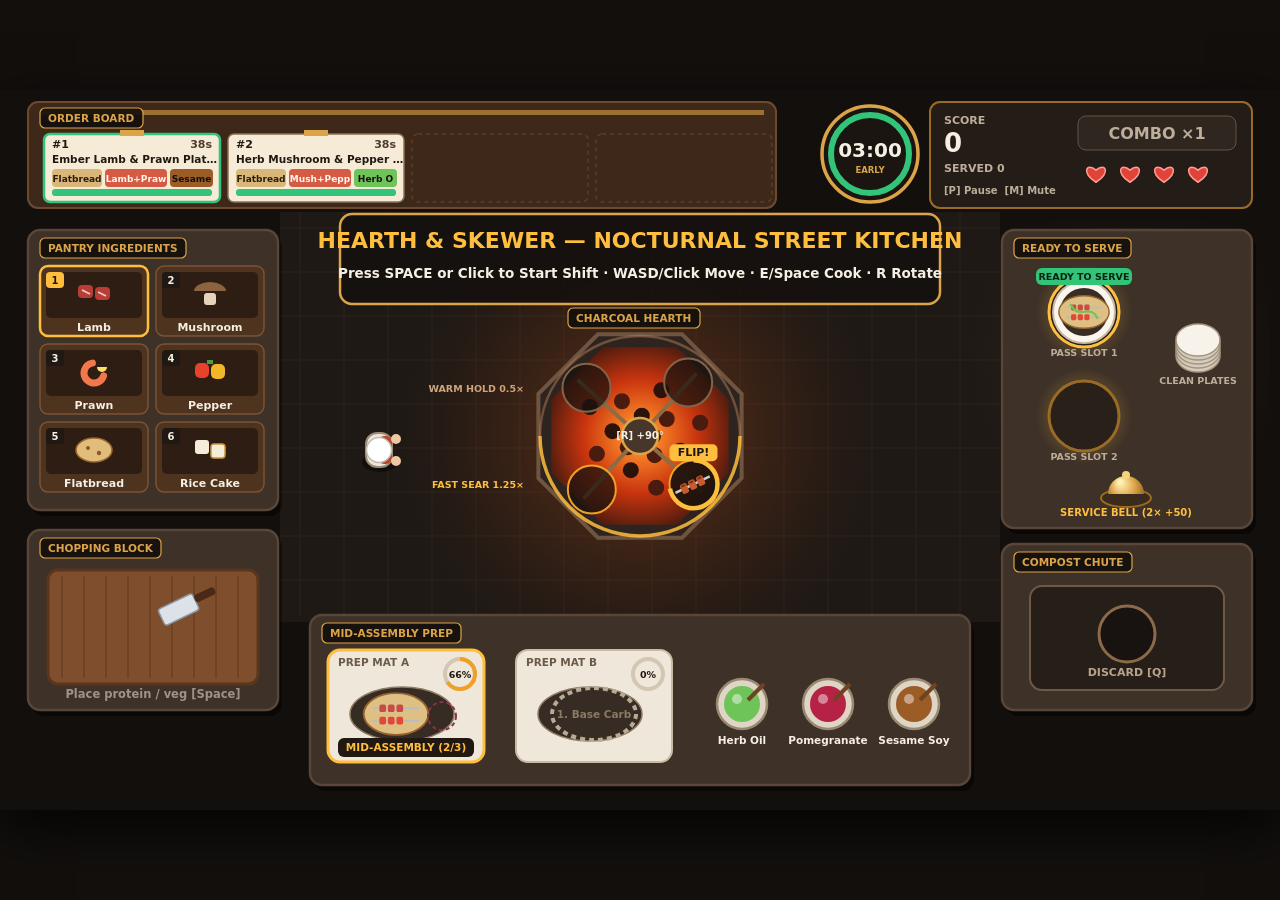
<file: best-cooking-game-20261125-0137/game/index.html>
<!DOCTYPE html>
<html lang="en">
<head>
  <meta charset="utf-8">
  <meta name="viewport" content="width=device-width, initial-scale=1">
  <title>Hearth &amp; Skewer — Nocturnal Street Kitchen</title>
  <style>
    * {
      box-sizing: border-box;
      margin: 0;
      padding: 0;
    }
    html, body {
      width: 100%;
      height: 100%;
      background: #120f0d;
      color: #f6efe3;
      font-family: system-ui, -apple-system, "Segoe UI", sans-serif;
      overflow: hidden;
      display: flex;
      align-items: center;
      justify-content: center;
    }
    main.kitchen-stage {
      width: 100vw;
      height: 100vh;
      display: flex;
      align-items: center;
      justify-content: center;
      position: relative;
    }
    #kitchen-canvas {
      width: min(100vw, calc(100vh * 16 / 9));
      height: min(100vh, calc(100vw * 9 / 16));
      display: block;
      background: #120f0d;
      box-shadow: 0 18px 50px rgba(0, 0, 0, 0.72);
      cursor: pointer;
    }
    .sr-only {
      position: absolute;
      width: 1px;
      height: 1px;
      padding: 0;
      margin: -1px;
      overflow: hidden;
      clip: rect(0, 0, 0, 0);
      white-space: nowrap;
      border: 0;
    }
  </style>
</head>
<body>
  <main class="kitchen-stage">
    <canvas
      id="kitchen-canvas"
      width="1280"
      height="720"
      aria-label="Hearth and Skewer: nocturnal street kitchen cooking game. Move with WASD or click, interact with Space or E, select pantry crates 1 to 6, rotate charcoal hearth with R, discard with Q."
    ></canvas>
    <div id="kitchen-status" role="status" aria-live="polite" class="sr-only">
      Hearth &amp; Skewer — Nocturnal Street Kitchen. Press Space or click to start shift.
    </div>
  </main>
  <script type="module" src="./src/main.js"></script>
</body>
</html>
</file>
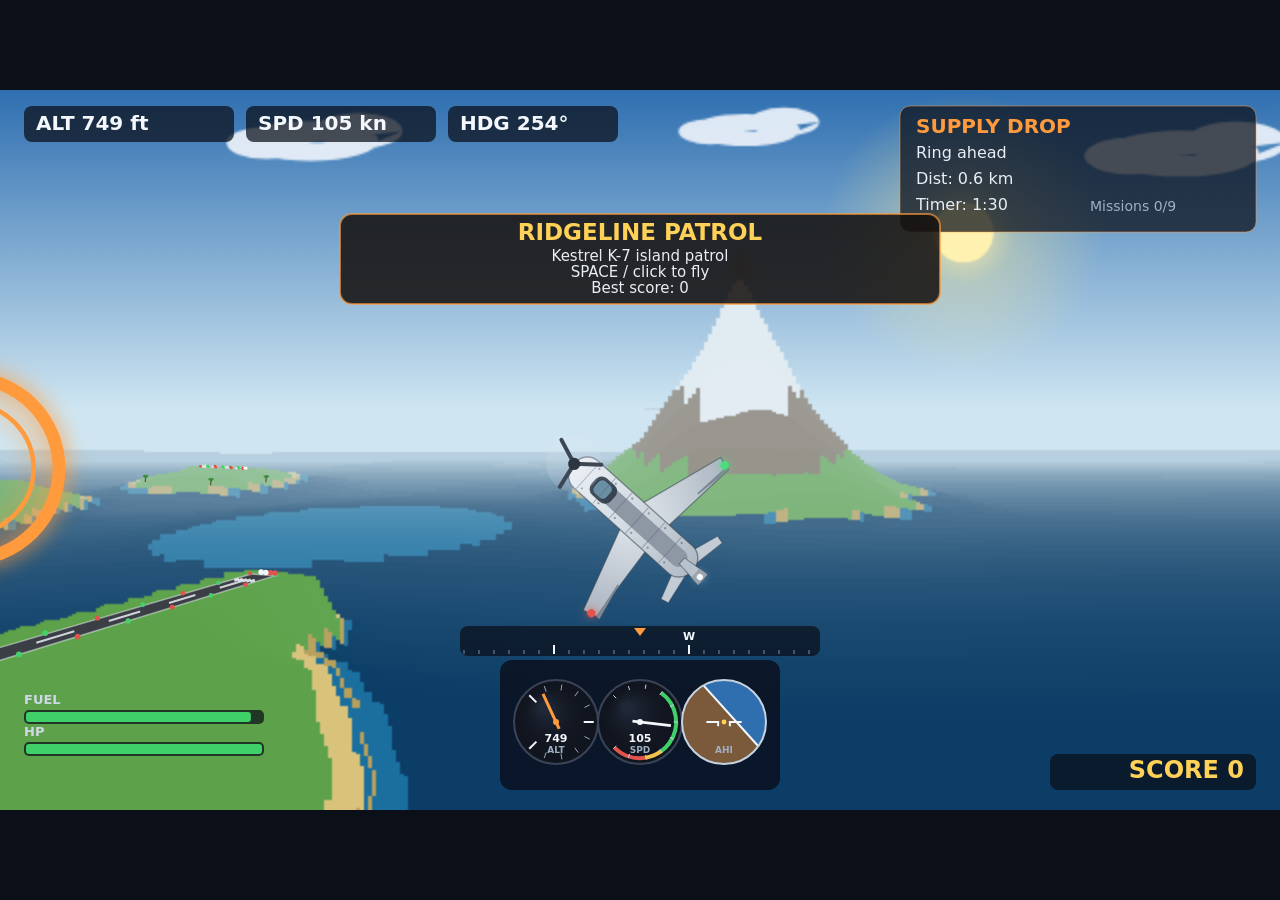
<file: best-flight-game-20261126-0057/game/index.html>
<!doctype html>
<html lang="en">
  <head>
    <meta charset="utf-8" />
    <meta name="viewport" content="width=device-width, initial-scale=1" />
    <title>Ridgeline Patrol</title>
    <style>
      html,
      body {
        margin: 0;
        height: 100%;
        background: #0a0f18;
        overflow: hidden;
      }
      body {
        display: flex;
        align-items: center;
        justify-content: center;
      }
      #flight-canvas {
        display: block;
        background: #0b3d66;
      }
      .sr-only {
        position: absolute;
        width: 1px;
        height: 1px;
        padding: 0;
        margin: -1px;
        overflow: hidden;
        clip: rect(0, 0, 0, 0);
        white-space: nowrap;
        border: 0;
      }
    </style>
  </head>
  <body>
    <canvas
      id="flight-canvas"
      width="1280"
      height="720"
      aria-label="Ridgeline Patrol flight view: the Kestrel K-7 patrol aircraft over a volcanic island archipelago"
    ></canvas>
    <div id="flight-status" class="sr-only" role="status" aria-live="polite">Ridgeline Patrol ready.</div>
    <div id="flight-screen-text" class="sr-only" aria-live="polite"></div>
    <script type="module" src="./src/main.js"></script>
  </body>
</html>
</file>
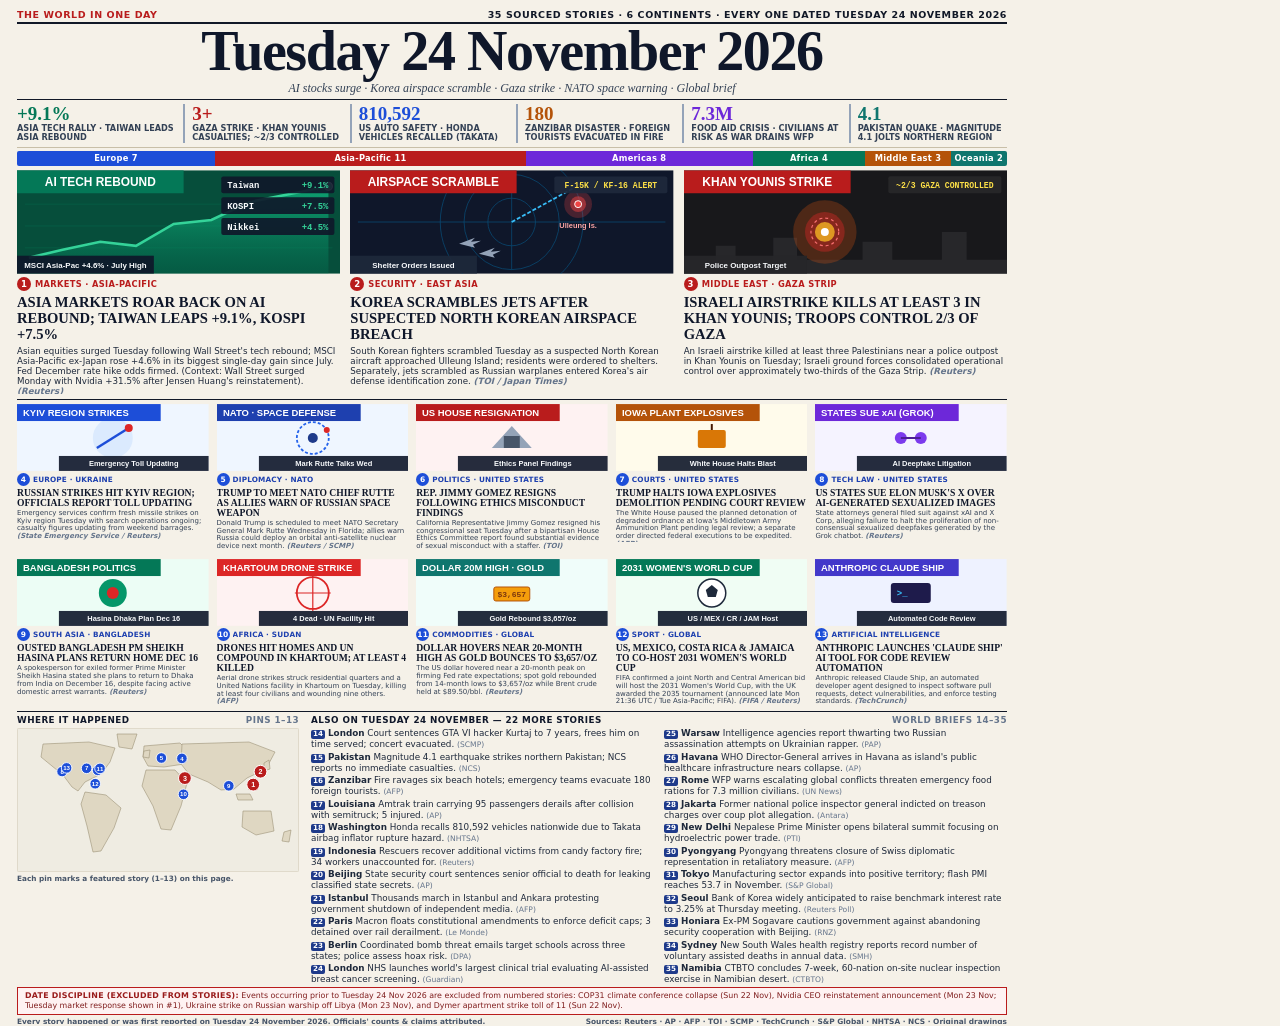
<file: news-image-20261124/broadsheet.html>
<!DOCTYPE html>
<html lang="en">
<head>
<meta charset="UTF-8" />
<title>Tuesday 24 November 2026</title>
<style>
  * { box-sizing: border-box; margin: 0; padding: 0; }
  html, body {
    width: 1024px; height: 1024px; overflow: hidden;
    background: #F5F1E8; color: #111827;
    font-family: 'Inter', 'Segoe UI', 'DejaVu Sans', 'Liberation Sans', Arial, sans-serif;
    -webkit-font-smoothing: antialiased;
  }
  .page {
    width: 1024px; height: 1024px;
    padding: 9px 17px 7px 17px;
    display: flex; flex-direction: column; justify-content: space-between;
  }
  .top-bar {
    display: flex; justify-content: space-between;
    font-size: 9.5px; font-weight: 800; letter-spacing: 0.06em;
    color: #B91C1C; padding-bottom: 2px; border-bottom: 2px solid #111827;
  }
  .top-right { color: #111827; }
  .masthead { text-align: center; border-bottom: 1.5px solid #111827; padding: 1px 0 3px 0; }
  .masthead h1 {
    font-family: 'Georgia', 'Times New Roman', 'DejaVu Serif', serif;
    font-size: 56px; line-height: 0.96; font-weight: 900; letter-spacing: -0.025em; color: #0F172A;
  }
  .deck {
    font-family: 'Georgia', 'Times New Roman', serif; font-style: italic;
    font-size: 12px; color: #334155; margin-top: 2px;
  }
  .kpi-row {
    display: grid; grid-template-columns: repeat(6, 1fr); gap: 8px;
    padding: 4px 0; border-bottom: 1px solid #C8BFA8;
  }
  .kpi-item { border-left: 2px solid #94A3B8; padding-left: 7px; }
  .kpi-item:first-child { border-left: none; padding-left: 0; }
  .kpi-val { font-family: 'Georgia', 'Times New Roman', serif; font-size: 19px; font-weight: 900; line-height: 1.02; }
  .kpi-lbl { font-size: 8.2px; line-height: 1.13; color: #334155; font-weight: 600; margin-top: 1px; }
  .reg-bar { display: flex; height: 15px; margin-top: 3px; border-radius: 2px; overflow: hidden; }
  .reg-seg {
    color: #FFF; font-size: 8.3px; font-weight: 800;
    display: flex; align-items: center; justify-content: center; letter-spacing: 0.03em;
  }
  .lead-grid {
    display: grid; grid-template-columns: repeat(3, 1fr); gap: 10px;
    margin-top: 4px; padding-bottom: 5px; border-bottom: 1.5px solid #111827;
  }
  .lead-card { display: flex; flex-direction: column; gap: 3px; }
  .lead-art { width: 100%; height: 104px; overflow: hidden; }
  .kicker-line {
    font-size: 8.3px; font-weight: 800; color: #B91C1C; letter-spacing: 0.04em;
    display: flex; align-items: center; gap: 4px;
  }
  .kicker-txt { white-space: nowrap; overflow: hidden; text-overflow: ellipsis; }
  .npill {
    display: inline-flex; align-items: center; justify-content: center;
    border-radius: 50%; color: #FFF; font-weight: 800; flex-shrink: 0;
  }
  .np-lead { width: 14px; height: 14px; font-size: 8.5px; background: #B91C1C; }
  .np-feat { width: 13px; height: 13px; font-size: 7.5px; background: #1D4ED8; }
  .lead-hl {
    font-family: 'Georgia', 'Times New Roman', 'DejaVu Serif', serif;
    font-size: 14.6px; line-height: 1.12; font-weight: 900; color: #0F172A;
    max-height: 55px; overflow: hidden;
  }
  .lead-body {
    font-size: 8.7px; line-height: 1.17; color: #1E293B;
    max-height: 48px; overflow: hidden;
  }
  .src { color: #64748B; font-style: italic; font-weight: 600; }
  .feat-grid {
    display: grid; grid-template-columns: repeat(5, 1fr); gap: 8px;
    margin-top: 4px; padding-bottom: 5px; border-bottom: 1.5px solid #111827;
  }
  .feat-card { display: flex; flex-direction: column; gap: 2px; }
  .feat-art { width: 100%; height: 67px; overflow: hidden; }
  .kicker-sm {
    font-size: 7.3px; font-weight: 800; color: #1E40AF; letter-spacing: 0.02em;
    display: flex; align-items: center; gap: 3px; white-space: nowrap; overflow: hidden;
  }
  .feat-hl {
    font-family: 'Georgia', 'Times New Roman', 'DejaVu Serif', serif;
    font-size: 9.6px; line-height: 1.05; font-weight: 900; color: #0F172A;
    max-height: 30px; overflow: hidden;
  }
  .feat-body {
    font-size: 7.0px; line-height: 1.12; color: #334155;
    max-height: 32px; overflow: hidden;
  }
  .bottom-band {
    display: grid; grid-template-columns: 282px 1fr; gap: 12px; margin-top: 3px;
  }
  .sec-h {
    font-size: 8.8px; font-weight: 900; letter-spacing: 0.05em; color: #0F172A;
    margin-bottom: 3px; display: flex; justify-content: space-between;
  }
  .map-wrap { width: 282px; height: 144px; overflow: hidden; border-radius: 2px; }
  .map-cap { font-size: 7.3px; color: #475569; margin-top: 2px; font-weight: 600; }
  .bcols { display: grid; grid-template-columns: 1fr 1fr; gap: 10px; }
  .brow { font-size: 8.8px; line-height: 1.24; color: #1E293B; margin-bottom: 1.7px; }
  .bnum {
    display: inline-block; min-width: 14px; text-align: center;
    background: #1E3A8A; color: #FFF; font-size: 7.2px; font-weight: 800;
    border-radius: 2px; margin-right: 3px; padding: 0 2px;
  }
  .bsrc { color: #64748B; font-size: 7.6px; }
  .date-check {
    border: 1.4px solid #B91C1C; background: #FEF2F2;
    padding: 3.5px 7px; font-size: 7.9px; line-height: 1.22; color: #7F1D1D;
  }
  .date-check b { color: #991B1B; letter-spacing: 0.03em; }
  .colophon {
    display: flex; justify-content: space-between;
    font-size: 7.4px; color: #475569; font-weight: 600;
    padding-top: 2px;
  }
</style>
</head>
<body>
  <div class="page">
    <header>
      <div class="top-bar">
        <span>THE WORLD IN ONE DAY</span>
        <span class="top-right">35 SOURCED STORIES · 6 CONTINENTS · EVERY ONE DATED TUESDAY 24 NOVEMBER 2026</span>
      </div>
      <div class="masthead">
        <h1>Tuesday 24 November 2026</h1>
        <p class="deck">AI stocks surge · Korea airspace scramble · Gaza strike · NATO space warning · Global brief</p>
      </div>
      <div class="kpi-row">
      <div class="kpi-item">
        <div class="kpi-val" style="color:#047857">+9.1%</div>
        <div class="kpi-lbl">ASIA TECH RALLY · TAIWAN LEADS ASIA REBOUND</div>
      </div>
      <div class="kpi-item">
        <div class="kpi-val" style="color:#B91C1C">3+</div>
        <div class="kpi-lbl">GAZA STRIKE · KHAN YOUNIS CASUALTIES; ~2/3 CONTROLLED</div>
      </div>
      <div class="kpi-item">
        <div class="kpi-val" style="color:#1D4ED8">810,592</div>
        <div class="kpi-lbl">US AUTO SAFETY · HONDA VEHICLES RECALLED (TAKATA)</div>
      </div>
      <div class="kpi-item">
        <div class="kpi-val" style="color:#B45309">180</div>
        <div class="kpi-lbl">ZANZIBAR DISASTER · FOREIGN TOURISTS EVACUATED IN FIRE</div>
      </div>
      <div class="kpi-item">
        <div class="kpi-val" style="color:#6D28D9">7.3M</div>
        <div class="kpi-lbl">FOOD AID CRISIS · CIVILIANS AT RISK AS WAR DRAINS WFP</div>
      </div>
      <div class="kpi-item">
        <div class="kpi-val" style="color:#0F766E">4.1</div>
        <div class="kpi-lbl">PAKISTAN QUAKE · MAGNITUDE 4.1 JOLTS NORTHERN REGION</div>
      </div>
      </div>
      <div class="reg-bar">
<div class="reg-seg" style="width:20.0%;background:#1D4ED8">Europe 7</div>
<div class="reg-seg" style="width:31.4%;background:#B91C1C">Asia-Pacific 11</div>
<div class="reg-seg" style="width:22.9%;background:#6D28D9">Americas 8</div>
<div class="reg-seg" style="width:11.4%;background:#047857">Africa 4</div>
<div class="reg-seg" style="width:8.6%;background:#B45309">Middle East 3</div>
<div class="reg-seg" style="width:5.7%;background:#0F766E">Oceania 2</div>
      </div>
    </header>

    <section class="lead-grid">
      <article class="lead-card">
        <div class="lead-art"><svg viewBox="0 0 326 104" width="100%" height="100%" xmlns="http://www.w3.org/2000/svg">
  <defs>
    <linearGradient id="mkt-grad" x1="0" y1="1" x2="0" y2="0">
      <stop offset="0%" stop-color="#047857" stop-opacity="0.3"/>
      <stop offset="100%" stop-color="#10B981" stop-opacity="0.8"/>
    </linearGradient>
  </defs>
  <rect width="326" height="104" fill="#064E3B"/>
  <line x1="8" y1="34" x2="318" y2="34" stroke="#065F46" stroke-width="0.8"/>
  <line x1="8" y1="56" x2="318" y2="56" stroke="#065F46" stroke-width="0.8"/>
  <line x1="8" y1="78" x2="318" y2="78" stroke="#065F46" stroke-width="0.8"/>
  <path d="M12 88 L46 80 L84 72 L120 76 L158 54 L196 50 L234 32 L274 24 L314 16 L314 104 L12 104 Z" fill="url(#mkt-grad)"/>
  <path d="M12 88 L46 80 L84 72 L120 76 L158 54 L196 50 L234 32 L274 24 L314 16" stroke="#34D399" stroke-width="2.6" fill="none"/>
  <circle cx="314" cy="16" r="4" fill="#6EE7B7" stroke="#FFF" stroke-width="1.2"/>
  <rect x="0" y="0" width="168" height="23" fill="#047857"/>
  <text x="84" y="16" text-anchor="middle" fill="#FFF" font-family="'Inter', sans-serif" font-size="12" font-weight="900">AI TECH REBOUND</text>
  <g font-family="'Consolas', monospace" font-size="9" font-weight="700">
    <rect x="206" y="6" width="114" height="17" rx="2" fill="#0F172A" opacity="0.9"/>
    <text x="212" y="18" fill="#F8FAFC">Taiwan</text><text x="314" y="18" text-anchor="end" fill="#34D399">+9.1%</text>
    <rect x="206" y="27" width="114" height="17" rx="2" fill="#0F172A" opacity="0.9"/>
    <text x="212" y="39" fill="#F8FAFC">KOSPI</text><text x="314" y="39" text-anchor="end" fill="#34D399">+7.5%</text>
    <rect x="206" y="48" width="114" height="17" rx="2" fill="#0F172A" opacity="0.9"/>
    <text x="212" y="60" fill="#F8FAFC">Nikkei</text><text x="314" y="60" text-anchor="end" fill="#34D399">+4.5%</text>
  </g>
  <rect x="0" y="86" width="138" height="18" fill="#0F172A" opacity="0.92"/>
  <text x="69" y="98" text-anchor="middle" fill="#F8FAFC" font-family="'Inter', sans-serif" font-size="8" font-weight="700">MSCI Asia-Pac +4.6% · July High</text>
</svg></div>
        <div class="kicker-line"><span class="npill np-lead">1</span><span class="kicker-txt">MARKETS · ASIA-PACIFIC</span></div>
        <h2 class="lead-hl">ASIA MARKETS ROAR BACK ON AI REBOUND; TAIWAN LEAPS +9.1%, KOSPI +7.5%</h2>
        <p class="lead-body">Asian equities surged Tuesday following Wall Street&#x27;s tech rebound; MSCI Asia-Pacific ex-Japan rose +4.6% in its biggest single-day gain since July. Fed December rate hike odds firmed. (Context: Wall Street surged Monday with Nvidia +31.5% after Jensen Huang&#x27;s reinstatement). <span class="src">(Reuters)</span></p>
      </article>
      <article class="lead-card">
        <div class="lead-art"><svg viewBox="0 0 326 104" width="100%" height="100%" xmlns="http://www.w3.org/2000/svg">
  <rect width="326" height="104" fill="#0F172A"/>
  <g stroke="#0284C7" stroke-width="0.8" fill="none" opacity="0.45">
    <circle cx="163" cy="52" r="24"/>
    <circle cx="163" cy="52" r="48"/>
    <circle cx="163" cy="52" r="72"/>
    <line x1="163" y1="4" x2="163" y2="100"/>
    <line x1="8" y1="52" x2="318" y2="52"/>
  </g>
  <path d="M163 52 L225 18" stroke="#38BDF8" stroke-width="1.8" stroke-dasharray="4 2"/>
  <g transform="translate(230,34)">
    <circle r="14" fill="#EF4444" opacity="0.25"/>
    <circle r="8" fill="#EF4444" opacity="0.5"/>
    <circle r="3.5" fill="#EF4444" stroke="#FFF" stroke-width="1"/>
  </g>
  <text x="230" y="58" text-anchor="middle" fill="#FCA5A5" font-family="'Inter', sans-serif" font-size="7.5" font-weight="800">Ulleung Is.</text>
  <path d="M110 74 L126 68 L122 72 L132 71 L124 75 L126 78 Z" fill="#94A3B8"/>
  <path d="M130 84 L146 78 L142 82 L152 81 L144 85 L146 88 Z" fill="#94A3B8"/>
  <rect x="0" y="0" width="168" height="23" fill="#B91C1C"/>
  <text x="84" y="16" text-anchor="middle" fill="#FFF" font-family="'Inter', sans-serif" font-size="12" font-weight="900">AIRSPACE SCRAMBLE</text>
  <rect x="206" y="6" width="114" height="17" rx="2" fill="#1E293B" opacity="0.95"/>
  <text x="263" y="18" text-anchor="middle" fill="#FDE047" font-family="'Consolas', monospace" font-size="8.2" font-weight="700">F-15K / KF-16 ALERT</text>
  <rect x="0" y="86" width="128" height="18" fill="#1E293B" opacity="0.92"/>
  <text x="64" y="98" text-anchor="middle" fill="#F8FAFC" font-family="'Inter', sans-serif" font-size="8" font-weight="700">Shelter Orders Issued</text>
</svg></div>
        <div class="kicker-line"><span class="npill np-lead">2</span><span class="kicker-txt">SECURITY · EAST ASIA</span></div>
        <h2 class="lead-hl">KOREA SCRAMBLES JETS AFTER SUSPECTED NORTH KOREAN AIRSPACE BREACH</h2>
        <p class="lead-body">South Korean fighters scrambled Tuesday as a suspected North Korean aircraft approached Ulleung Island; residents were ordered to shelters. Separately, jets scrambled as Russian warplanes entered Korea&#x27;s air defense identification zone. <span class="src">(TOI / Japan Times)</span></p>
      </article>
      <article class="lead-card">
        <div class="lead-art"><svg viewBox="0 0 326 104" width="100%" height="100%" xmlns="http://www.w3.org/2000/svg">
  <rect width="326" height="104" fill="#18181B"/>
  <path d="M0 90 L32 90 L32 76 L52 76 L52 90 L90 90 L90 68 L114 68 L114 90 L180 90 L180 72 L210 72 L210 90 L260 90 L260 62 L285 62 L285 90 L326 90 L326 104 L0 104 Z" fill="#27272A"/>
  <g transform="translate(142,62)">
    <circle r="32" fill="#EA580C" opacity="0.25"/>
    <circle r="20" fill="#DC2626" opacity="0.4"/>
    <circle r="10" fill="#FBBF24" opacity="0.75"/>
    <circle r="4" fill="#FFF"/>
  </g>
  <circle cx="142" cy="62" r="14" fill="none" stroke="#F87171" stroke-width="1.2" stroke-dasharray="3 3"/>
  <rect x="0" y="0" width="168" height="23" fill="#B91C1C"/>
  <text x="84" y="16" text-anchor="middle" fill="#FFF" font-family="'Inter', sans-serif" font-size="12" font-weight="900">KHAN YOUNIS STRIKE</text>
  <rect x="206" y="6" width="114" height="17" rx="2" fill="#27272A" opacity="0.95"/>
  <text x="263" y="18" text-anchor="middle" fill="#FDE047" font-family="'Consolas', monospace" font-size="8.2" font-weight="700">~2/3 GAZA CONTROLLED</text>
  <rect x="0" y="86" width="124" height="18" fill="#27272A" opacity="0.92"/>
  <text x="62" y="98" text-anchor="middle" fill="#F8FAFC" font-family="'Inter', sans-serif" font-size="8" font-weight="700">Police Outpost Target</text>
</svg></div>
        <div class="kicker-line"><span class="npill np-lead">3</span><span class="kicker-txt">MIDDLE EAST · GAZA STRIP</span></div>
        <h2 class="lead-hl">ISRAELI AIRSTRIKE KILLS AT LEAST 3 IN KHAN YOUNIS; TROOPS CONTROL 2/3 OF GAZA</h2>
        <p class="lead-body">An Israeli airstrike killed at least three Palestinians near a police outpost in Khan Younis on Tuesday; Israeli ground forces consolidated operational control over approximately two-thirds of the Gaza Strip. <span class="src">(Reuters)</span></p>
      </article>
    </section>

    <section class="feat-grid">
      <article class="feat-card">
        <div class="feat-art"><svg viewBox="0 0 192 67" width="100%" height="100%" xmlns="http://www.w3.org/2000/svg">
  <rect width="192" height="67" fill="#EFF6FF"/>
  <circle cx="96" cy="34" r="20" fill="#DBEAFE"/>
            <path d="M80 44 L112 24" stroke="#1D4ED8" stroke-width="2.5"/>
            <circle cx="112" cy="24" r="4" fill="#DC2626"/>
  <rect x="0" y="0" width="144" height="17" fill="#1D4ED8"/>
  <text x="6" y="12.2" fill="#FFF" font-family="'Inter', sans-serif" font-size="9.5" font-weight="900">KYIV REGION STRIKES</text>
  <rect x="42" y="52" width="150" height="15" fill="#0F172A" opacity="0.9"/>
  <text x="117" y="62.5" text-anchor="middle" fill="#F8FAFC" font-family="'Inter', sans-serif" font-size="7.5" font-weight="700">Emergency Toll Updating</text>
</svg></div>
        <div class="kicker-sm"><span class="npill np-feat">4</span><span class="kicker-txt">EUROPE · UKRAINE</span></div>
        <h3 class="feat-hl">RUSSIAN STRIKES HIT KYIV REGION; OFFICIALS REPORT TOLL UPDATING</h3>
        <p class="feat-body">Emergency services confirm fresh missile strikes on Kyiv region Tuesday with search operations ongoing; casualty figures updating from weekend barrages. <span class="src">(State Emergency Service / Reuters)</span></p>
      </article>
      <article class="feat-card">
        <div class="feat-art"><svg viewBox="0 0 192 67" width="100%" height="100%" xmlns="http://www.w3.org/2000/svg">
  <rect width="192" height="67" fill="#EFF6FF"/>
  <circle cx="96" cy="34" r="16" fill="none" stroke="#2563EB" stroke-width="1.8" stroke-dasharray="3 2"/>
            <circle cx="96" cy="34" r="5" fill="#1E3A8A"/>
            <circle cx="110" cy="26" r="3" fill="#DC2626"/>
  <rect x="0" y="0" width="144" height="17" fill="#1E40AF"/>
  <text x="6" y="12.2" fill="#FFF" font-family="'Inter', sans-serif" font-size="9.5" font-weight="900">NATO · SPACE DEFENSE</text>
  <rect x="42" y="52" width="150" height="15" fill="#0F172A" opacity="0.9"/>
  <text x="117" y="62.5" text-anchor="middle" fill="#F8FAFC" font-family="'Inter', sans-serif" font-size="7.5" font-weight="700">Mark Rutte Talks Wed</text>
</svg></div>
        <div class="kicker-sm"><span class="npill np-feat">5</span><span class="kicker-txt">DIPLOMACY · NATO</span></div>
        <h3 class="feat-hl">TRUMP TO MEET NATO CHIEF RUTTE AS ALLIES WARN OF RUSSIAN SPACE WEAPON</h3>
        <p class="feat-body">Donald Trump is scheduled to meet NATO Secretary General Mark Rutte Wednesday in Florida; allies warn Russia could deploy an orbital anti-satellite nuclear device next month. <span class="src">(Reuters / SCMP)</span></p>
      </article>
      <article class="feat-card">
        <div class="feat-art"><svg viewBox="0 0 192 67" width="100%" height="100%" xmlns="http://www.w3.org/2000/svg">
  <rect width="192" height="67" fill="#FEF2F2"/>
  <path d="M76 44 L96 22 L116 44 Z" fill="#94A3B8"/>
            <rect x="88" y="32" width="16" height="12" fill="#475569"/>
  <rect x="0" y="0" width="144" height="17" fill="#B91C1C"/>
  <text x="6" y="12.2" fill="#FFF" font-family="'Inter', sans-serif" font-size="9.5" font-weight="900">US HOUSE RESIGNATION</text>
  <rect x="42" y="52" width="150" height="15" fill="#0F172A" opacity="0.9"/>
  <text x="117" y="62.5" text-anchor="middle" fill="#F8FAFC" font-family="'Inter', sans-serif" font-size="7.5" font-weight="700">Ethics Panel Findings</text>
</svg></div>
        <div class="kicker-sm"><span class="npill np-feat">6</span><span class="kicker-txt">POLITICS · UNITED STATES</span></div>
        <h3 class="feat-hl">REP. JIMMY GOMEZ RESIGNS FOLLOWING ETHICS MISCONDUCT FINDINGS</h3>
        <p class="feat-body">California Representative Jimmy Gomez resigned his congressional seat Tuesday after a bipartisan House Ethics Committee report found substantial evidence of sexual misconduct with a staffer. <span class="src">(TOI)</span></p>
      </article>
      <article class="feat-card">
        <div class="feat-art"><svg viewBox="0 0 192 67" width="100%" height="100%" xmlns="http://www.w3.org/2000/svg">
  <rect width="192" height="67" fill="#FFFBEB"/>
  <rect x="82" y="26" width="28" height="18" rx="2" fill="#D97706"/>
            <line x1="96" y1="20" x2="96" y2="26" stroke="#451A03" stroke-width="2"/>
  <rect x="0" y="0" width="144" height="17" fill="#B45309"/>
  <text x="6" y="12.2" fill="#FFF" font-family="'Inter', sans-serif" font-size="9.5" font-weight="900">IOWA PLANT EXPLOSIVES</text>
  <rect x="42" y="52" width="150" height="15" fill="#0F172A" opacity="0.9"/>
  <text x="117" y="62.5" text-anchor="middle" fill="#F8FAFC" font-family="'Inter', sans-serif" font-size="7.5" font-weight="700">White House Halts Blast</text>
</svg></div>
        <div class="kicker-sm"><span class="npill np-feat">7</span><span class="kicker-txt">COURTS · UNITED STATES</span></div>
        <h3 class="feat-hl">TRUMP HALTS IOWA EXPLOSIVES DEMOLITION PENDING COURT REVIEW</h3>
        <p class="feat-body">The White House paused the planned detonation of degraded ordnance at Iowa&#x27;s Middletown Army Ammunition Plant pending legal review; a separate order directed federal executions to be expedited. <span class="src">(AFP)</span></p>
      </article>
      <article class="feat-card">
        <div class="feat-art"><svg viewBox="0 0 192 67" width="100%" height="100%" xmlns="http://www.w3.org/2000/svg">
  <rect width="192" height="67" fill="#F5F3FF"/>
  <circle cx="86" cy="34" r="6" fill="#7C3AED"/>
            <circle cx="106" cy="34" r="6" fill="#7C3AED"/>
            <line x1="86" y1="34" x2="106" y2="34" stroke="#4C1D95" stroke-width="2"/>
  <rect x="0" y="0" width="144" height="17" fill="#6D28D9"/>
  <text x="6" y="12.2" fill="#FFF" font-family="'Inter', sans-serif" font-size="9.5" font-weight="900">STATES SUE xAI (GROK)</text>
  <rect x="42" y="52" width="150" height="15" fill="#0F172A" opacity="0.9"/>
  <text x="117" y="62.5" text-anchor="middle" fill="#F8FAFC" font-family="'Inter', sans-serif" font-size="7.5" font-weight="700">AI Deepfake Litigation</text>
</svg></div>
        <div class="kicker-sm"><span class="npill np-feat">8</span><span class="kicker-txt">TECH LAW · UNITED STATES</span></div>
        <h3 class="feat-hl">US STATES SUE ELON MUSK&#x27;S X OVER AI-GENERATED SEXUALIZED IMAGES</h3>
        <p class="feat-body">State attorneys general filed suit against xAI and X Corp, alleging failure to halt the proliferation of non-consensual sexualized deepfakes generated by the Grok chatbot. <span class="src">(Reuters)</span></p>
      </article>
      <article class="feat-card">
        <div class="feat-art"><svg viewBox="0 0 192 67" width="100%" height="100%" xmlns="http://www.w3.org/2000/svg">
  <rect width="192" height="67" fill="#ECFDF5"/>
  <circle cx="96" cy="34" r="14" fill="#059669"/>
            <circle cx="96" cy="34" r="6" fill="#DC2626"/>
  <rect x="0" y="0" width="144" height="17" fill="#047857"/>
  <text x="6" y="12.2" fill="#FFF" font-family="'Inter', sans-serif" font-size="9.5" font-weight="900">BANGLADESH POLITICS</text>
  <rect x="42" y="52" width="150" height="15" fill="#0F172A" opacity="0.9"/>
  <text x="117" y="62.5" text-anchor="middle" fill="#F8FAFC" font-family="'Inter', sans-serif" font-size="7.5" font-weight="700">Hasina Dhaka Plan Dec 16</text>
</svg></div>
        <div class="kicker-sm"><span class="npill np-feat">9</span><span class="kicker-txt">SOUTH ASIA · BANGLADESH</span></div>
        <h3 class="feat-hl">OUSTED BANGLADESH PM SHEIKH HASINA PLANS RETURN HOME DEC 16</h3>
        <p class="feat-body">A spokesperson for exiled former Prime Minister Sheikh Hasina stated she plans to return to Dhaka from India on December 16, despite facing active domestic arrest warrants. <span class="src">(Reuters)</span></p>
      </article>
      <article class="feat-card">
        <div class="feat-art"><svg viewBox="0 0 192 67" width="100%" height="100%" xmlns="http://www.w3.org/2000/svg">
  <rect width="192" height="67" fill="#FEF2F2"/>
  <circle cx="96" cy="34" r="16" fill="none" stroke="#DC2626" stroke-width="1.8"/>
            <line x1="96" y1="16" x2="96" y2="52" stroke="#DC2626" stroke-width="1.2"/>
            <line x1="78" y1="34" x2="114" y2="34" stroke="#DC2626" stroke-width="1.2"/>
  <rect x="0" y="0" width="144" height="17" fill="#DC2626"/>
  <text x="6" y="12.2" fill="#FFF" font-family="'Inter', sans-serif" font-size="9.5" font-weight="900">KHARTOUM DRONE STRIKE</text>
  <rect x="42" y="52" width="150" height="15" fill="#0F172A" opacity="0.9"/>
  <text x="117" y="62.5" text-anchor="middle" fill="#F8FAFC" font-family="'Inter', sans-serif" font-size="7.5" font-weight="700">4 Dead · UN Facility Hit</text>
</svg></div>
        <div class="kicker-sm"><span class="npill np-feat">10</span><span class="kicker-txt">AFRICA · SUDAN</span></div>
        <h3 class="feat-hl">DRONES HIT HOMES AND UN COMPOUND IN KHARTOUM; AT LEAST 4 KILLED</h3>
        <p class="feat-body">Aerial drone strikes struck residential quarters and a United Nations facility in Khartoum on Tuesday, killing at least four civilians and wounding nine others. <span class="src">(AFP)</span></p>
      </article>
      <article class="feat-card">
        <div class="feat-art"><svg viewBox="0 0 192 67" width="100%" height="100%" xmlns="http://www.w3.org/2000/svg">
  <rect width="192" height="67" fill="#F0FDFA"/>
  <rect x="78" y="28" width="36" height="14" rx="2" fill="#F59E0B" stroke="#B45309" stroke-width="1"/>
            <text x="96" y="38" text-anchor="middle" fill="#78350F" font-family="'Consolas', monospace" font-size="8" font-weight="800">$3,657</text>
  <rect x="0" y="0" width="144" height="17" fill="#0F766E"/>
  <text x="6" y="12.2" fill="#FFF" font-family="'Inter', sans-serif" font-size="9.5" font-weight="900">DOLLAR 20M HIGH · GOLD</text>
  <rect x="42" y="52" width="150" height="15" fill="#0F172A" opacity="0.9"/>
  <text x="117" y="62.5" text-anchor="middle" fill="#F8FAFC" font-family="'Inter', sans-serif" font-size="7.5" font-weight="700">Gold Rebound $3,657/oz</text>
</svg></div>
        <div class="kicker-sm"><span class="npill np-feat">11</span><span class="kicker-txt">COMMODITIES · GLOBAL</span></div>
        <h3 class="feat-hl">DOLLAR HOVERS NEAR 20-MONTH HIGH AS GOLD BOUNCES TO $3,657/OZ</h3>
        <p class="feat-body">The US dollar hovered near a 20-month peak on firming Fed rate expectations; spot gold rebounded from 14-month lows to $3,657/oz while Brent crude held at $89.50/bbl. <span class="src">(Reuters)</span></p>
      </article>
      <article class="feat-card">
        <div class="feat-art"><svg viewBox="0 0 192 67" width="100%" height="100%" xmlns="http://www.w3.org/2000/svg">
  <rect width="192" height="67" fill="#F0FDF4"/>
  <circle cx="96" cy="34" r="14" fill="#FFF" stroke="#1E293B" stroke-width="1.5"/>
            <path d="M96 26 L102 31 L100 38 L92 38 L90 31 Z" fill="#1E293B"/>
  <rect x="0" y="0" width="144" height="17" fill="#047857"/>
  <text x="6" y="12.2" fill="#FFF" font-family="'Inter', sans-serif" font-size="9.5" font-weight="900">2031 WOMEN&#x27;S WORLD CUP</text>
  <rect x="42" y="52" width="150" height="15" fill="#0F172A" opacity="0.9"/>
  <text x="117" y="62.5" text-anchor="middle" fill="#F8FAFC" font-family="'Inter', sans-serif" font-size="7.5" font-weight="700">US / MEX / CR / JAM Host</text>
</svg></div>
        <div class="kicker-sm"><span class="npill np-feat">12</span><span class="kicker-txt">SPORT · GLOBAL</span></div>
        <h3 class="feat-hl">US, MEXICO, COSTA RICA &amp; JAMAICA TO CO-HOST 2031 WOMEN&#x27;S WORLD CUP</h3>
        <p class="feat-body">FIFA confirmed a joint North and Central American bid will host the 2031 Women&#x27;s World Cup, with the UK awarded the 2035 tournament (announced late Mon 21:36 UTC / Tue Asia-Pacific; FIFA). <span class="src">(FIFA / Reuters)</span></p>
      </article>
      <article class="feat-card">
        <div class="feat-art"><svg viewBox="0 0 192 67" width="100%" height="100%" xmlns="http://www.w3.org/2000/svg">
  <rect width="192" height="67" fill="#EEF2FF"/>
  <rect x="76" y="24" width="40" height="20" rx="3" fill="#1E1B4B"/>
            <text x="82" y="37" fill="#38BDF8" font-family="'Consolas', monospace" font-size="9" font-weight="800">&gt;_</text>
  <rect x="0" y="0" width="144" height="17" fill="#4338CA"/>
  <text x="6" y="12.2" fill="#FFF" font-family="'Inter', sans-serif" font-size="9.5" font-weight="900">ANTHROPIC CLAUDE SHIP</text>
  <rect x="42" y="52" width="150" height="15" fill="#0F172A" opacity="0.9"/>
  <text x="117" y="62.5" text-anchor="middle" fill="#F8FAFC" font-family="'Inter', sans-serif" font-size="7.5" font-weight="700">Automated Code Review</text>
</svg></div>
        <div class="kicker-sm"><span class="npill np-feat">13</span><span class="kicker-txt">ARTIFICIAL INTELLIGENCE</span></div>
        <h3 class="feat-hl">ANTHROPIC LAUNCHES &#x27;CLAUDE SHIP&#x27; AI TOOL FOR CODE REVIEW AUTOMATION</h3>
        <p class="feat-body">Anthropic released Claude Ship, an automated developer agent designed to inspect software pull requests, detect vulnerabilities, and enforce testing standards. <span class="src">(TechCrunch)</span></p>
      </article>
    </section>

    <section class="bottom-band">
      <div>
        <div class="sec-h"><span>WHERE IT HAPPENED</span><span style="color:#64748B;">PINS 1–13</span></div>
        <div class="map-wrap"><svg viewBox="0 0 282 144" width="100%" height="100%" xmlns="http://www.w3.org/2000/svg">
    <rect width="282" height="144" fill="#EFECE2" stroke="#C8BFA8" stroke-width="0.8"/>
    <path d="M26 16 L72 14 L98 20 L93 34 L84 46 L68 54 L61 63 L55 59 L46 47 L35 38 L24 29 Z" fill="#DFD7C2" stroke="#9D9278" stroke-width="0.6" stroke-linejoin="round"/>
    <path d="M100 6 L120 6 L115 21 L102 19 Z" fill="#DFD7C2" stroke="#9D9278" stroke-width="0.6" stroke-linejoin="round"/>
    <path d="M68 64 L89 67 L104 80 L97 100 L84 123 L76 124 L70 98 L64 76 Z" fill="#DFD7C2" stroke="#9D9278" stroke-width="0.6" stroke-linejoin="round"/>
    <path d="M127 18 L163 15 L173 25 L167 36 L147 39 L131 38 L126 29 Z" fill="#DFD7C2" stroke="#9D9278" stroke-width="0.6" stroke-linejoin="round"/>
    <path d="M127 23 L133 22 L132 30 L126 29 Z" fill="#DFD7C2" stroke="#9D9278" stroke-width="0.6" stroke-linejoin="round"/>
    <path d="M129 42 L158 42 L170 55 L164 78 L154 102 L144 101 L136 78 L125 58 Z" fill="#DFD7C2" stroke="#9D9278" stroke-width="0.6" stroke-linejoin="round"/>
    <path d="M165 16 L232 14 L258 24 L249 41 L230 50 L217 61 L204 62 L191 54 L172 46 L164 36 Z" fill="#DFD7C2" stroke="#9D9278" stroke-width="0.6" stroke-linejoin="round"/>
    <path d="M247 35 L252 32 L253 41 L247 43 Z" fill="#DFD7C2" stroke="#9D9278" stroke-width="0.6" stroke-linejoin="round"/>
    <path d="M219 66 L233 66 L236 72 L221 72 Z" fill="#DFD7C2" stroke="#9D9278" stroke-width="0.6" stroke-linejoin="round"/>
    <path d="M226 83 L254 83 L257 103 L239 107 L225 99 Z" fill="#DFD7C2" stroke="#9D9278" stroke-width="0.6" stroke-linejoin="round"/>
    <path d="M267 104 L274 102 L272 114 L265 113 Z" fill="#DFD7C2" stroke="#9D9278" stroke-width="0.6" stroke-linejoin="round"/>
    <circle cx="164.9" cy="30.4" r="5.3" fill="#1D4ED8" stroke="#FFF" stroke-width="0.9"/><text x="164.9" y="32.5" text-anchor="middle" fill="#FFF" font-family="'Inter', sans-serif" font-size="6.1" font-weight="800">4</text><circle cx="144.4" cy="30.0" r="5.3" fill="#1D4ED8" stroke="#FFF" stroke-width="0.9"/><text x="144.4" y="32.1" text-anchor="middle" fill="#FFF" font-family="'Inter', sans-serif" font-size="6.1" font-weight="800">5</text><circle cx="80.7" cy="42.3" r="5.3" fill="#1D4ED8" stroke="#FFF" stroke-width="0.9"/><text x="80.7" y="44.4" text-anchor="middle" fill="#FFF" font-family="'Inter', sans-serif" font-size="6.1" font-weight="800">6</text><circle cx="69.6" cy="40.3" r="5.3" fill="#1D4ED8" stroke="#FFF" stroke-width="0.9"/><text x="69.6" y="42.4" text-anchor="middle" fill="#FFF" font-family="'Inter', sans-serif" font-size="6.1" font-weight="800">7</text><circle cx="45.1" cy="43.5" r="5.3" fill="#1D4ED8" stroke="#FFF" stroke-width="0.9"/><text x="45.1" y="45.6" text-anchor="middle" fill="#FFF" font-family="'Inter', sans-serif" font-size="6.1" font-weight="800">8</text><circle cx="211.8" cy="57.8" r="5.3" fill="#1D4ED8" stroke="#FFF" stroke-width="0.9"/><text x="211.8" y="59.9" text-anchor="middle" fill="#FFF" font-family="'Inter', sans-serif" font-size="6.1" font-weight="800">9</text><circle cx="166.5" cy="66.3" r="5.3" fill="#1D4ED8" stroke="#FFF" stroke-width="0.9"/><text x="166.5" y="68.39999999999999" text-anchor="middle" fill="#FFF" font-family="'Inter', sans-serif" font-size="6.1" font-weight="800">10</text><circle cx="83.0" cy="40.4" r="5.3" fill="#1D4ED8" stroke="#FFF" stroke-width="0.9"/><text x="83.0" y="42.5" text-anchor="middle" fill="#FFF" font-family="'Inter', sans-serif" font-size="6.1" font-weight="800">11</text><circle cx="78.2" cy="55.7" r="5.3" fill="#1D4ED8" stroke="#FFF" stroke-width="0.9"/><text x="78.2" y="57.800000000000004" text-anchor="middle" fill="#FFF" font-family="'Inter', sans-serif" font-size="6.1" font-weight="800">12</text><circle cx="49.6" cy="39.9" r="5.3" fill="#1D4ED8" stroke="#FFF" stroke-width="0.9"/><text x="49.6" y="42.0" text-anchor="middle" fill="#FFF" font-family="'Inter', sans-serif" font-size="6.1" font-weight="800">13</text><circle cx="236.2" cy="56.6" r="6.4" fill="#B91C1C" stroke="#FFF" stroke-width="1.0"/><text x="236.2" y="59.0" text-anchor="middle" fill="#FFF" font-family="'Inter', sans-serif" font-size="7.2" font-weight="800">1</text><circle cx="243.5" cy="43.7" r="6.4" fill="#B91C1C" stroke="#FFF" stroke-width="1.0"/><text x="243.5" y="46.1" text-anchor="middle" fill="#FFF" font-family="'Inter', sans-serif" font-size="7.2" font-weight="800">2</text><circle cx="167.9" cy="50.1" r="6.4" fill="#B91C1C" stroke="#FFF" stroke-width="1.0"/><text x="167.9" y="52.5" text-anchor="middle" fill="#FFF" font-family="'Inter', sans-serif" font-size="7.2" font-weight="800">3</text>
  </svg></div>
        <div class="map-cap">Each pin marks a featured story (1–13) on this page.</div>
      </div>
      <div>
        <div class="sec-h"><span>ALSO ON TUESDAY 24 NOVEMBER — 22 MORE STORIES</span><span style="color:#64748B;">WORLD BRIEFS 14–35</span></div>
        <div class="bcols">
          <div><div class="brow"><span class="bnum">14</span><b>London</b> Court sentences GTA VI hacker Kurtaj to 7 years, frees him on time served; concert evacuated. <span class="bsrc">(SCMP)</span></div>
<div class="brow"><span class="bnum">15</span><b>Pakistan</b> Magnitude 4.1 earthquake strikes northern Pakistan; NCS reports no immediate casualties. <span class="bsrc">(NCS)</span></div>
<div class="brow"><span class="bnum">16</span><b>Zanzibar</b> Fire ravages six beach hotels; emergency teams evacuate 180 foreign tourists. <span class="bsrc">(AFP)</span></div>
<div class="brow"><span class="bnum">17</span><b>Louisiana</b> Amtrak train carrying 95 passengers derails after collision with semitruck; 5 injured. <span class="bsrc">(AP)</span></div>
<div class="brow"><span class="bnum">18</span><b>Washington</b> Honda recalls 810,592 vehicles nationwide due to Takata airbag inflator rupture hazard. <span class="bsrc">(NHTSA)</span></div>
<div class="brow"><span class="bnum">19</span><b>Indonesia</b> Rescuers recover additional victims from candy factory fire; 34 workers unaccounted for. <span class="bsrc">(Reuters)</span></div>
<div class="brow"><span class="bnum">20</span><b>Beijing</b> State security court sentences senior official to death for leaking classified state secrets. <span class="bsrc">(AP)</span></div>
<div class="brow"><span class="bnum">21</span><b>Istanbul</b> Thousands march in Istanbul and Ankara protesting government shutdown of independent media. <span class="bsrc">(AFP)</span></div>
<div class="brow"><span class="bnum">22</span><b>Paris</b> Macron floats constitutional amendments to enforce deficit caps; 3 detained over rail derailment. <span class="bsrc">(Le Monde)</span></div>
<div class="brow"><span class="bnum">23</span><b>Berlin</b> Coordinated bomb threat emails target schools across three states; police assess hoax risk. <span class="bsrc">(DPA)</span></div>
<div class="brow"><span class="bnum">24</span><b>London</b> NHS launches world&#x27;s largest clinical trial evaluating AI-assisted breast cancer screening. <span class="bsrc">(Guardian)</span></div></div>
          <div><div class="brow"><span class="bnum">25</span><b>Warsaw</b> Intelligence agencies report thwarting two Russian assassination attempts on Ukrainian rapper. <span class="bsrc">(PAP)</span></div>
<div class="brow"><span class="bnum">26</span><b>Havana</b> WHO Director-General arrives in Havana as island&#x27;s public healthcare infrastructure nears collapse. <span class="bsrc">(AP)</span></div>
<div class="brow"><span class="bnum">27</span><b>Rome</b> WFP warns escalating global conflicts threaten emergency food rations for 7.3 million civilians. <span class="bsrc">(UN News)</span></div>
<div class="brow"><span class="bnum">28</span><b>Jakarta</b> Former national police inspector general indicted on treason charges over coup plot allegation. <span class="bsrc">(Antara)</span></div>
<div class="brow"><span class="bnum">29</span><b>New Delhi</b> Nepalese Prime Minister opens bilateral summit focusing on hydroelectric power trade. <span class="bsrc">(PTI)</span></div>
<div class="brow"><span class="bnum">30</span><b>Pyongyang</b> Pyongyang threatens closure of Swiss diplomatic representation in retaliatory measure. <span class="bsrc">(AFP)</span></div>
<div class="brow"><span class="bnum">31</span><b>Tokyo</b> Manufacturing sector expands into positive territory; flash PMI reaches 53.7 in November. <span class="bsrc">(S&amp;P Global)</span></div>
<div class="brow"><span class="bnum">32</span><b>Seoul</b> Bank of Korea widely anticipated to raise benchmark interest rate to 3.25% at Thursday meeting. <span class="bsrc">(Reuters Poll)</span></div>
<div class="brow"><span class="bnum">33</span><b>Honiara</b> Ex-PM Sogavare cautions government against abandoning security cooperation with Beijing. <span class="bsrc">(RNZ)</span></div>
<div class="brow"><span class="bnum">34</span><b>Sydney</b> New South Wales health registry reports record number of voluntary assisted deaths in annual data. <span class="bsrc">(SMH)</span></div>
<div class="brow"><span class="bnum">35</span><b>Namibia</b> CTBTO concludes 7-week, 60-nation on-site nuclear inspection exercise in Namibian desert. <span class="bsrc">(CTBTO)</span></div></div>
        </div>
      </div>
    </section>

    <footer>
      <div class="date-check">
        <b>DATE DISCIPLINE (EXCLUDED FROM STORIES):</b> Events occurring prior to Tuesday 24 Nov 2026 are excluded from numbered stories: COP31 climate conference collapse (Sun 22 Nov), Nvidia CEO reinstatement announcement (Mon 23 Nov; Tuesday market response shown in #1), Ukraine strike on Russian warship off Libya (Mon 23 Nov), and Dymer apartment strike toll of 11 (Sun 22 Nov).
      </div>
      <div class="colophon">
        <span>Every story happened or was first reported on Tuesday 24 November 2026. Officials' counts &amp; claims attributed.</span>
        <span>Sources: Reuters · AP · AFP · TOI · SCMP · TechCrunch · S&amp;P Global · NHTSA · NCS · Original drawings</span>
      </div>
    </footer>
  </div>
</body>
</html>
</file>
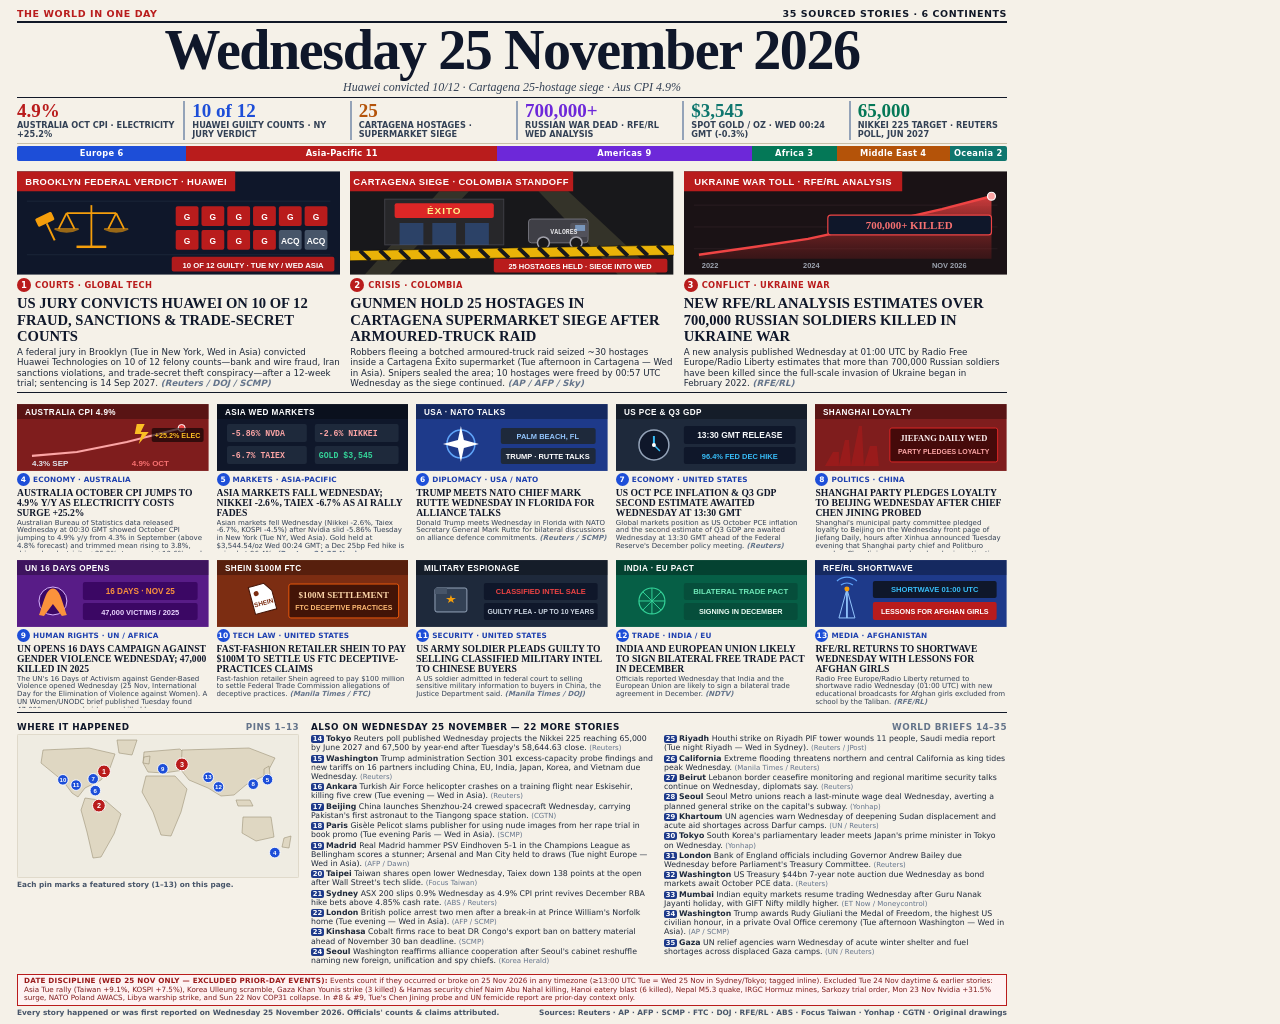
<file: news-image-20261125/broadsheet.html>
<!DOCTYPE html>
<html lang="en">
<head>
<meta charset="UTF-8" />
<title>Wednesday 25 November 2026</title>
<style>
  * { box-sizing: border-box; margin: 0; padding: 0; }
  html, body {
    width: 1024px; height: 1024px; overflow: hidden;
    background: #F5F1E8; color: #111827;
    font-family: 'Inter', 'Segoe UI', 'DejaVu Sans', 'Liberation Sans', Arial, sans-serif;
    -webkit-font-smoothing: antialiased;
  }
  .page {
    width: 1024px; height: 1024px;
    padding: 8px 17px 7px 17px;
    display: flex; flex-direction: column; justify-content: space-between;
  }
  .top-bar {
    display: flex; justify-content: space-between;
    font-size: 9.5px; font-weight: 800; letter-spacing: 0.06em;
    color: #B91C1C; padding-bottom: 2px; border-bottom: 2px solid #111827;
  }
  .top-right { color: #111827; }
  .masthead { text-align: center; border-bottom: 1.5px solid #111827; padding: 1px 0 2px 0; }
  .masthead h1 {
    font-family: 'Georgia', 'Times New Roman', 'DejaVu Serif', serif;
    font-size: 56px; line-height: 0.96; font-weight: 900; letter-spacing: -0.025em; color: #0F172A;
  }
  .deck {
    font-family: 'Georgia', 'Times New Roman', serif; font-style: italic;
    font-size: 12px; color: #334155; margin-top: 2px;
  }
  .kpi-row {
    display: grid; grid-template-columns: repeat(6, 1fr); gap: 8px;
    padding: 3px 0; border-bottom: 1px solid #C8BFA8;
  }
  .kpi-item { border-left: 2px solid #94A3B8; padding-left: 7px; }
  .kpi-item:first-child { border-left: none; padding-left: 0; }
  .kpi-val { font-family: 'Georgia', 'Times New Roman', serif; font-size: 19px; font-weight: 900; line-height: 1.02; }
  .kpi-lbl { font-size: 8.2px; line-height: 1.13; color: #334155; font-weight: 600; margin-top: 1px; }
  .reg-bar { display: flex; height: 15px; margin-top: 2px; border-radius: 2px; overflow: hidden; }
  .reg-seg {
    color: #FFF; font-size: 8.3px; font-weight: 800;
    display: flex; align-items: center; justify-content: center; letter-spacing: 0.03em;
  }
  .lead-grid {
    display: grid; grid-template-columns: repeat(3, 1fr); gap: 10px;
    margin-top: 3px; padding-bottom: 4px; border-bottom: 1.5px solid #111827;
  }
  .lead-card { display: flex; flex-direction: column; gap: 3px; }
  .lead-art { width: 100%; height: 104px; overflow: hidden; }
  .kicker-line {
    font-size: 8.3px; font-weight: 800; color: #B91C1C; letter-spacing: 0.04em;
    display: flex; align-items: center; gap: 4px;
  }
  .kicker-txt { white-space: nowrap; overflow: hidden; text-overflow: ellipsis; }
  .npill {
    display: inline-flex; align-items: center; justify-content: center;
    border-radius: 50%; color: #FFF; font-weight: 800; flex-shrink: 0;
  }
  .np-lead { width: 14px; height: 14px; font-size: 8.5px; background: #B91C1C; }
  .np-feat { width: 13px; height: 13px; font-size: 7.5px; background: #1D4ED8; }
  .lead-hl {
    font-family: 'Georgia', 'Times New Roman', 'DejaVu Serif', serif;
    font-size: 14.6px; line-height: 1.12; font-weight: 900; color: #0F172A;
    max-height: 55px; overflow: hidden;
  }
  .lead-body {
    font-family: 'Inter', 'Segoe UI', 'DejaVu Sans', 'Liberation Sans', Arial, sans-serif;
    font-size: 8.7px; line-height: 1.17; color: #1E293B;
    max-height: 48px; overflow: hidden;
  }
  .src { color: #64748B; font-style: italic; font-weight: 600; }
  .feat-grid {
    display: grid; grid-template-columns: repeat(5, 1fr); gap: 8px;
    margin-top: 3px; padding-bottom: 4px; border-bottom: 1.5px solid #111827;
  }
  .feat-card { display: flex; flex-direction: column; gap: 2px; }
  .feat-art { width: 100%; height: 67px; overflow: hidden; }
  .kicker-sm {
    font-size: 7.3px; font-weight: 800; color: #1E40AF; letter-spacing: 0.02em;
    display: flex; align-items: center; gap: 3px; white-space: nowrap; overflow: hidden;
  }
  .feat-hl {
    font-family: 'Georgia', 'Times New Roman', 'DejaVu Serif', serif;
    font-size: 9.6px; line-height: 1.05; font-weight: 900; color: #0F172A;
    max-height: 30px; overflow: hidden;
  }
  .feat-body {
    font-family: 'Inter', 'Segoe UI', 'DejaVu Sans', 'Liberation Sans', Arial, sans-serif;
    font-size: 7.0px; line-height: 1.12; color: #334155;
    max-height: 32px; overflow: hidden;
  }
  .bottom-band {
    display: grid; grid-template-columns: 282px 1fr; gap: 12px; margin-top: 2px;
  }
  .sec-h {
    font-size: 8.8px; font-weight: 900; letter-spacing: 0.05em; color: #0F172A;
    margin-bottom: 2px; display: flex; justify-content: space-between;
  }
  .map-wrap { width: 282px; height: 144px; overflow: hidden; border-radius: 2px; }
  .map-cap { font-size: 7.3px; color: #475569; margin-top: 2px; font-weight: 600; }
  .bcols { display: grid; grid-template-columns: 1fr 1fr; gap: 10px; }
  .brow { font-size: 7.8px; line-height: 1.18; color: #1E293B; margin-bottom: 1.0px; }
  .bnum {
    display: inline-block; min-width: 13px; text-align: center;
    background: #1E3A8A; color: #FFF; font-size: 6.8px; font-weight: 800;
    border-radius: 2px; margin-right: 2px; padding: 0 1px;
  }
  .bsrc { color: #64748B; font-size: 7.0px; }
  .date-check {
    border: 1.4px solid #B91C1C; background: #FEF2F2; color: #7F1D1D;
    font-size: 7.2px; line-height: 1.16; padding: 2.5px 6px;
  }
  .date-check b { color: #991B1B; letter-spacing: 0.03em; }
  .colophon {
    display: flex; justify-content: space-between;
    font-size: 7.4px; color: #475569; font-weight: 600;
    padding-top: 2px;
  }
</style>
</head>
<body>
  <div class="page">
    <header>
      <div class="top-bar">
        <span>THE WORLD IN ONE DAY</span>
        <span class="top-right">35 SOURCED STORIES · 6 CONTINENTS</span>
      </div>
      <div class="masthead">
        <h1>Wednesday 25 November 2026</h1>
        <p class="deck">Huawei convicted 10/12 · Cartagena 25-hostage siege · Aus CPI 4.9%</p>
      </div>
      <div class="kpi-row">
      <div class="kpi-item">
        <div class="kpi-val" style="color:#B91C1C">4.9%</div>
        <div class="kpi-lbl">AUSTRALIA OCT CPI · ELECTRICITY +25.2%</div>
      </div>
      <div class="kpi-item">
        <div class="kpi-val" style="color:#1D4ED8">10 of 12</div>
        <div class="kpi-lbl">HUAWEI GUILTY COUNTS · NY JURY VERDICT</div>
      </div>
      <div class="kpi-item">
        <div class="kpi-val" style="color:#B45309">25</div>
        <div class="kpi-lbl">CARTAGENA HOSTAGES · SUPERMARKET SIEGE</div>
      </div>
      <div class="kpi-item">
        <div class="kpi-val" style="color:#6D28D9">700,000+</div>
        <div class="kpi-lbl">RUSSIAN WAR DEAD · RFE/RL WED ANALYSIS</div>
      </div>
      <div class="kpi-item">
        <div class="kpi-val" style="color:#0F766E">$3,545</div>
        <div class="kpi-lbl">SPOT GOLD / OZ · WED 00:24 GMT (-0.3%)</div>
      </div>
      <div class="kpi-item">
        <div class="kpi-val" style="color:#047857">65,000</div>
        <div class="kpi-lbl">NIKKEI 225 TARGET · REUTERS POLL, JUN 2027</div>
      </div>
      </div>
      <div class="reg-bar">
        <div class="reg-seg" style="width:17.1%; background:#1D4ED8;">Europe 6</div>
        <div class="reg-seg" style="width:31.4%; background:#B91C1C;">Asia-Pacific 11</div>
        <div class="reg-seg" style="width:25.7%; background:#6D28D9;">Americas 9</div>
        <div class="reg-seg" style="width:8.6%; background:#047857;">Africa 3</div>
        <div class="reg-seg" style="width:11.4%; background:#B45309;">Middle East 4</div>
        <div class="reg-seg" style="width:5.8%; background:#0F766E;">Oceania 2</div>
      </div>
    </header>

    <section class="lead-grid">
      <article class="lead-card">
        <div class="lead-art"><svg viewBox="0 0 326 104" width="100%" height="100%" xmlns="http://www.w3.org/2000/svg">
  <rect width="326" height="104" fill="#0F172A"/>
  <line x1="10" y1="30" x2="316" y2="30" stroke="#1E293B" stroke-width="0.8"/>
  <line x1="10" y1="84" x2="316" y2="84" stroke="#1E293B" stroke-width="0.8"/>
  <rect x="0" y="0" width="220" height="20" fill="#B91C1C"/>
  <text x="110" y="14" text-anchor="middle" fill="#FFF" font-family="'Inter', sans-serif" font-size="9.5" font-weight="900" letter-spacing="0.04em">BROOKLYN FEDERAL VERDICT · HUAWEI</text>
  
  <!-- Scales of justice & gavel symbol -->
  <g stroke="#F59E0B" stroke-width="1.8" fill="none">
    <line x1="75" y1="34" x2="75" y2="76"/>
    <line x1="50" y1="42" x2="100" y2="42"/>
    <line x1="50" y1="42" x2="42" y2="58"/>
    <line x1="50" y1="42" x2="58" y2="58"/>
    <line x1="100" y1="42" x2="92" y2="58"/>
    <line x1="100" y1="42" x2="108" y2="58"/>
    <path d="M38 58 Q50 64 62 58 Z" fill="#F59E0B" opacity="0.6"/>
    <path d="M88 58 Q100 64 112 58 Z" fill="#F59E0B" opacity="0.6"/>
    <line x1="60" y1="76" x2="90" y2="76" stroke-width="2.5"/>
  </g>
  <!-- Gavel -->
  <g transform="translate(18, 48) rotate(-25)">
    <rect x="0" y="0" width="18" height="9" rx="1.5" fill="#F59E0B"/>
    <line x1="9" y1="9" x2="9" y2="28" stroke="#F59E0B" stroke-width="2"/>
  </g>

  <!-- 12-cell matrix -->
  <rect x="160" y="35" width="23" height="20" rx="2" fill="#B91C1C"/><text x="171.5" y="49" text-anchor="middle" fill="#FFFFFF" font-family="'Inter', sans-serif" font-size="8.5" font-weight="800">G</text><rect x="186" y="35" width="23" height="20" rx="2" fill="#B91C1C"/><text x="197.5" y="49" text-anchor="middle" fill="#FFFFFF" font-family="'Inter', sans-serif" font-size="8.5" font-weight="800">G</text><rect x="212" y="35" width="23" height="20" rx="2" fill="#B91C1C"/><text x="223.5" y="49" text-anchor="middle" fill="#FFFFFF" font-family="'Inter', sans-serif" font-size="8.5" font-weight="800">G</text><rect x="238" y="35" width="23" height="20" rx="2" fill="#B91C1C"/><text x="249.5" y="49" text-anchor="middle" fill="#FFFFFF" font-family="'Inter', sans-serif" font-size="8.5" font-weight="800">G</text><rect x="264" y="35" width="23" height="20" rx="2" fill="#B91C1C"/><text x="275.5" y="49" text-anchor="middle" fill="#FFFFFF" font-family="'Inter', sans-serif" font-size="8.5" font-weight="800">G</text><rect x="290" y="35" width="23" height="20" rx="2" fill="#B91C1C"/><text x="301.5" y="49" text-anchor="middle" fill="#FFFFFF" font-family="'Inter', sans-serif" font-size="8.5" font-weight="800">G</text><rect x="160" y="59" width="23" height="20" rx="2" fill="#B91C1C"/><text x="171.5" y="73" text-anchor="middle" fill="#FFFFFF" font-family="'Inter', sans-serif" font-size="8.5" font-weight="800">G</text><rect x="186" y="59" width="23" height="20" rx="2" fill="#B91C1C"/><text x="197.5" y="73" text-anchor="middle" fill="#FFFFFF" font-family="'Inter', sans-serif" font-size="8.5" font-weight="800">G</text><rect x="212" y="59" width="23" height="20" rx="2" fill="#B91C1C"/><text x="223.5" y="73" text-anchor="middle" fill="#FFFFFF" font-family="'Inter', sans-serif" font-size="8.5" font-weight="800">G</text><rect x="238" y="59" width="23" height="20" rx="2" fill="#B91C1C"/><text x="249.5" y="73" text-anchor="middle" fill="#FFFFFF" font-family="'Inter', sans-serif" font-size="8.5" font-weight="800">G</text><rect x="264" y="59" width="23" height="20" rx="2" fill="#475569"/><text x="275.5" y="73" text-anchor="middle" fill="#FFFFFF" font-family="'Inter', sans-serif" font-size="8.5" font-weight="800">ACQ</text><rect x="290" y="59" width="23" height="20" rx="2" fill="#475569"/><text x="301.5" y="73" text-anchor="middle" fill="#FFFFFF" font-family="'Inter', sans-serif" font-size="8.5" font-weight="800">ACQ</text>

  <!-- Bottom callout -->
  <rect x="156" y="86" width="164" height="15" rx="2" fill="#B91C1C" opacity="0.95"/>
  <text x="238" y="97" text-anchor="middle" fill="#FFFFFF" font-family="'Inter', sans-serif" font-size="7.8" font-weight="800">10 OF 12 GUILTY · TUE NY / WED ASIA</text>
</svg></div>
        <div class="kicker-line">
          <span class="npill np-lead">1</span>
          <span class="kicker-txt">COURTS · GLOBAL TECH</span>
        </div>
        <h2 class="lead-hl">US JURY CONVICTS HUAWEI ON 10 OF 12 FRAUD, SANCTIONS &amp; TRADE-SECRET COUNTS</h2>
        <p class="lead-body">A federal jury in Brooklyn (Tue in New York, Wed in Asia) convicted Huawei Technologies on 10 of 12 felony counts—bank and wire fraud, Iran sanctions violations, and trade-secret theft conspiracy—after a 12-week trial; sentencing is 14 Sep 2027. <span class="src">(Reuters / DOJ / SCMP)</span></p>
      </article>
      <article class="lead-card">
        <div class="lead-art"><svg viewBox="0 0 326 104" width="100%" height="100%" xmlns="http://www.w3.org/2000/svg">
  <rect width="326" height="104" fill="#18181B"/>
  
  <!-- Searchlight beams -->
  <polygon points="15,104 90,20 120,20 40,104" fill="#FEF08A" opacity="0.12"/>
  <polygon points="310,104 220,20 190,20 270,104" fill="#FEF08A" opacity="0.12"/>

  <!-- Top banner -->
  <rect x="0" y="0" width="225" height="20" fill="#B91C1C"/>
  <text x="112" y="14" text-anchor="middle" fill="#FFF" font-family="'Inter', sans-serif" font-size="9.5" font-weight="900" letter-spacing="0.04em">CARTAGENA SIEGE · COLOMBIA STANDOFF</text>

  <!-- Éxito supermarket facade -->
  <rect x="35" y="28" width="120" height="46" fill="#27272A" stroke="#3F3F46" stroke-width="1"/>
  <rect x="45" y="32" width="100" height="15" fill="#DC2626" rx="2"/>
  <text x="95" y="43" text-anchor="middle" fill="#FEF08A" font-family="'Inter', sans-serif" font-size="10" font-weight="900" letter-spacing="0.1em">ÉXITO</text>
  <!-- Doors/windows -->
  <rect x="50" y="52" width="24" height="22" fill="#3B82F6" opacity="0.3"/>
  <rect x="83" y="52" width="24" height="22" fill="#3B82F6" opacity="0.3"/>
  <rect x="116" y="52" width="24" height="22" fill="#3B82F6" opacity="0.3"/>

  <!-- Armoured cash truck silhouette -->
  <g transform="translate(180, 42)">
    <rect x="0" y="6" width="60" height="24" rx="3" fill="#3F3F46" stroke="#71717A" stroke-width="1"/>
    <rect x="42" y="10" width="18" height="14" rx="2" fill="#52525B"/>
    <rect x="47" y="12" width="10" height="6" fill="#93C5FD" opacity="0.6"/>
    <!-- Wheels -->
    <circle cx="15" cy="30" r="6" fill="#18181B" stroke="#A1A1AA" stroke-width="1.5"/>
    <circle cx="48" cy="30" r="6" fill="#18181B" stroke="#A1A1AA" stroke-width="1.5"/>
    <text x="22" y="21" fill="#E4E4E7" font-family="'Consolas', monospace" font-size="6.5" font-weight="700">VALORES</text>
  </g>

  <!-- Police cordon tape -->
  <g transform="translate(0, 80) rotate(-1)">
    <rect x="0" y="0" width="330" height="10" fill="#EAB308"/>
    <line x1="0" y1="0" x2="330" y2="0" stroke="#000" stroke-width="0.5"/>
    <line x1="0" y1="10" x2="330" y2="10" stroke="#000" stroke-width="0.5"/>
    <!-- Diagonal hazard stripes -->
    <path d="M10 0 L20 10 M30 0 L40 10 M50 0 L60 10 M70 0 L80 10 M90 0 L100 10 M110 0 L120 10 M130 0 L140 10 M150 0 L160 10 M170 0 L180 10 M190 0 L200 10 M210 0 L220 10 M230 0 L240 10 M250 0 L260 10 M270 0 L280 10 M290 0 L300 10 M310 0 L320 10" stroke="#18181B" stroke-width="4"/>
  </g>

  <!-- Badge -->
  <rect x="145" y="88" width="175" height="14" rx="2" fill="#B91C1C"/>
  <text x="232" y="98.5" text-anchor="middle" fill="#FFFFFF" font-family="'Inter', sans-serif" font-size="7.6" font-weight="800">25 HOSTAGES HELD · SIEGE INTO WED</text>
</svg></div>
        <div class="kicker-line">
          <span class="npill np-lead">2</span>
          <span class="kicker-txt">CRISIS · COLOMBIA</span>
        </div>
        <h2 class="lead-hl">GUNMEN HOLD 25 HOSTAGES IN CARTAGENA SUPERMARKET SIEGE AFTER ARMOURED-TRUCK RAID</h2>
        <p class="lead-body">Robbers fleeing a botched armoured-truck raid seized ~30 hostages inside a Cartagena Éxito supermarket (Tue afternoon in Cartagena — Wed in Asia). Snipers sealed the area; 10 hostages were freed by 00:57 UTC Wednesday as the siege continued. <span class="src">(AP / AFP / Sky)</span></p>
      </article>
      <article class="lead-card">
        <div class="lead-art"><svg viewBox="0 0 326 104" width="100%" height="100%" xmlns="http://www.w3.org/2000/svg">
  <defs>
    <linearGradient id="ukr-grad" x1="0" y1="1" x2="0" y2="0">
      <stop offset="0%" stop-color="#7F1D1D" stop-opacity="0.3"/>
      <stop offset="100%" stop-color="#EF4444" stop-opacity="0.85"/>
    </linearGradient>
  </defs>
  <rect width="326" height="104" fill="#1A1215"/>
  <line x1="10" y1="34" x2="316" y2="34" stroke="#2D1F24" stroke-width="0.8"/>
  <line x1="10" y1="56" x2="316" y2="56" stroke="#2D1F24" stroke-width="0.8"/>
  <line x1="10" y1="78" x2="316" y2="78" stroke="#2D1F24" stroke-width="0.8"/>
  
  <!-- Top banner -->
  <rect x="0" y="0" width="220" height="20" fill="#B91C1C"/>
  <text x="110" y="14" text-anchor="middle" fill="#FFF" font-family="'Inter', sans-serif" font-size="9.5" font-weight="900" letter-spacing="0.04em">UKRAINE WAR TOLL · RFE/RL ANALYSIS</text>

  <!-- Area curve 2022 -> 2026 -->
  <path d="M15 84 L65 77 L125 68 L195 53 L260 38 L310 25 L310 88 L15 88 Z" fill="url(#ukr-grad)"/>
  <path d="M15 84 L65 77 L125 68 L195 53 L260 38 L310 25" stroke="#EF4444" stroke-width="2.5" fill="none"/>
  <circle cx="310" cy="25" r="4" fill="#FCA5A5" stroke="#FFF" stroke-width="1.2"/>

  <!-- Timeline markers -->
  <g font-family="'Inter', sans-serif" font-size="7.5" font-weight="700" fill="#9CA3AF">
    <text x="18" y="97">2022</text>
    <text x="120" y="97">2024</text>
    <text x="250" y="97">NOV 2026</text>
  </g>

  <!-- Shock callout -->
  <rect x="145" y="44" width="165" height="20" rx="3" fill="#0F172A" stroke="#EF4444" stroke-width="1.2"/>
  <text x="227" y="58" text-anchor="middle" fill="#F87171" font-family="'Georgia', serif" font-size="11" font-weight="900">700,000+ KILLED</text>
</svg></div>
        <div class="kicker-line">
          <span class="npill np-lead">3</span>
          <span class="kicker-txt">CONFLICT · UKRAINE WAR</span>
        </div>
        <h2 class="lead-hl">NEW RFE/RL ANALYSIS ESTIMATES OVER 700,000 RUSSIAN SOLDIERS KILLED IN UKRAINE WAR</h2>
        <p class="lead-body">A new analysis published Wednesday at 01:00 UTC by Radio Free Europe/Radio Liberty estimates that more than 700,000 Russian soldiers have been killed since the full-scale invasion of Ukraine began in February 2022. <span class="src">(RFE/RL)</span></p>
      </article>
    </section>

    <section class="feat-grid">
      <article class="feat-card">
        <div class="feat-art"><svg viewBox="0 0 192 67" width="100%" height="100%" xmlns="http://www.w3.org/2000/svg">
  <rect width="192" height="67" fill="#7F1D1D"/>
  <rect x="0" y="0" width="192" height="15" fill="#000000" opacity="0.3"/>
  <text x="8" y="11" fill="#FFFFFF" font-family="'Inter', sans-serif" font-size="8.2" font-weight="900" letter-spacing="0.05em">AUSTRALIA CPI 4.9%</text>
  
    <path d="M15 52 L60 48 L110 38 L165 24" stroke="#FCA5A5" stroke-width="2.2" fill="none"/>
    <circle cx="165" cy="24" r="3.5" fill="#EF4444" stroke="#FFF" stroke-width="1"/>
    <g font-family="'Inter', sans-serif" font-size="8" font-weight="800">
      <text x="15" y="62" fill="#E2E8F0">4.3% SEP</text>
      <text x="115" y="62" fill="#F87171">4.9% OCT</text>
    </g>
    <!-- Lightning bolt + tag -->
    <polygon points="120,20 128,20 124,28 132,28 122,40 125,30 118,30" fill="#FBBF24"/>
    <rect x="135" y="24" width="52" height="14" rx="2" fill="#000" opacity="0.6"/>
    <text x="161" y="34.5" text-anchor="middle" fill="#FBBF24" font-family="'Inter', sans-serif" font-size="7.2" font-weight="900">+25.2% ELEC</text>
    
</svg></div>
        <div class="kicker-sm">
          <span class="npill np-feat">4</span>
          <span class="kicker-txt">ECONOMY · AUSTRALIA</span>
        </div>
        <h3 class="feat-hl">AUSTRALIA OCTOBER CPI JUMPS TO 4.9% Y/Y AS ELECTRICITY COSTS SURGE +25.2%</h3>
        <p class="feat-body">Australian Bureau of Statistics data released Wednesday at 00:30 GMT showed October CPI jumping to 4.9% y/y from 4.3% in September (above 4.8% forecast) and trimmed mean rising to 3.8%, driven by electricity +25.2%, transport +10.6%, and housing +6.4%, putting a December RBA hike above 4.85% back in play. <span class="src">(ABS / WSJ / FXStreet)</span></p>
      </article>
      <article class="feat-card">
        <div class="feat-art"><svg viewBox="0 0 192 67" width="100%" height="100%" xmlns="http://www.w3.org/2000/svg">
  <rect width="192" height="67" fill="#0F172A"/>
  <rect x="0" y="0" width="192" height="15" fill="#000000" opacity="0.3"/>
  <text x="8" y="11" fill="#FFFFFF" font-family="'Inter', sans-serif" font-size="8.2" font-weight="900" letter-spacing="0.05em">ASIA WED MARKETS</text>
  
    <g font-family="'Consolas', monospace" font-size="8.2" font-weight="700">
      <rect x="10" y="20" width="80" height="18" rx="2" fill="#1E293B"/>
      <text x="14" y="32" fill="#FCA5A5">-5.86% NVDA</text>
      
      <rect x="98" y="20" width="84" height="18" rx="2" fill="#1E293B"/>
      <text x="102" y="32" fill="#FCA5A5">-2.6% NIKKEI</text>

      <rect x="10" y="42" width="80" height="18" rx="2" fill="#1E293B"/>
      <text x="14" y="54" fill="#FCA5A5">-6.7% TAIEX</text>

      <rect x="98" y="42" width="84" height="18" rx="2" fill="#1E293B"/>
      <text x="102" y="54" fill="#34D399">GOLD $3,545</text>
    </g>
    
</svg></div>
        <div class="kicker-sm">
          <span class="npill np-feat">5</span>
          <span class="kicker-txt">MARKETS · ASIA-PACIFIC</span>
        </div>
        <h3 class="feat-hl">ASIA MARKETS FALL WEDNESDAY; NIKKEI -2.6%, TAIEX -6.7% AS AI RALLY FADES</h3>
        <p class="feat-body">Asian markets fell Wednesday (Nikkei -2.6%, Taiex -6.7%, KOSPI -4.5%) after Nvidia slid -5.86% Tuesday in New York (Tue NY, Wed Asia). Gold held at $3,544.54/oz Wed 00:24 GMT; a Dec 25bp Fed hike is priced at 96.4%. <span class="src">(Reuters 24-25 Nov)</span></p>
      </article>
      <article class="feat-card">
        <div class="feat-art"><svg viewBox="0 0 192 67" width="100%" height="100%" xmlns="http://www.w3.org/2000/svg">
  <rect width="192" height="67" fill="#1E3A8A"/>
  <rect x="0" y="0" width="192" height="15" fill="#000000" opacity="0.3"/>
  <text x="8" y="11" fill="#FFFFFF" font-family="'Inter', sans-serif" font-size="8.2" font-weight="900" letter-spacing="0.05em">USA · NATO TALKS</text>
  
    <!-- NATO 4-point compass star -->
    <g transform="translate(45, 40)">
      <circle cx="0" cy="0" r="14" stroke="#60A5FA" stroke-width="1.5" fill="none"/>
      <polygon points="0,-18 3,-4 18,0 3,4 0,18 -3,4 -18,0 -3,-4" fill="#FFFFFF"/>
    </g>
    <rect x="85" y="24" width="95" height="16" rx="2" fill="#1E293B"/>
    <text x="132" y="35.5" text-anchor="middle" fill="#93C5FD" font-family="'Inter', sans-serif" font-size="7.5" font-weight="800">PALM BEACH, FL</text>
    <rect x="85" y="44" width="95" height="16" rx="2" fill="#1E293B"/>
    <text x="132" y="55.5" text-anchor="middle" fill="#FFFFFF" font-family="'Inter', sans-serif" font-size="7.5" font-weight="800">TRUMP · RUTTE TALKS</text>
    
</svg></div>
        <div class="kicker-sm">
          <span class="npill np-feat">6</span>
          <span class="kicker-txt">DIPLOMACY · USA / NATO</span>
        </div>
        <h3 class="feat-hl">TRUMP MEETS NATO CHIEF MARK RUTTE WEDNESDAY IN FLORIDA FOR ALLIANCE TALKS</h3>
        <p class="feat-body">Donald Trump meets Wednesday in Florida with NATO Secretary General Mark Rutte for bilateral discussions on alliance defence commitments. <span class="src">(Reuters / SCMP)</span></p>
      </article>
      <article class="feat-card">
        <div class="feat-art"><svg viewBox="0 0 192 67" width="100%" height="100%" xmlns="http://www.w3.org/2000/svg">
  <rect width="192" height="67" fill="#1E293B"/>
  <rect x="0" y="0" width="192" height="15" fill="#000000" opacity="0.3"/>
  <text x="8" y="11" fill="#FFFFFF" font-family="'Inter', sans-serif" font-size="8.2" font-weight="900" letter-spacing="0.05em">US PCE &amp; Q3 GDP</text>
  
    <!-- Clock dial -->
    <g transform="translate(38, 41)">
      <circle cx="0" cy="0" r="15" fill="#0F172A" stroke="#94A3B8" stroke-width="1.5"/>
      <line x1="0" y1="0" x2="0" y2="-9" stroke="#38BDF8" stroke-width="2"/>
      <line x1="0" y1="0" x2="6" y2="6" stroke="#38BDF8" stroke-width="1.5"/>
      <circle cx="0" cy="0" r="2" fill="#FFF"/>
    </g>
    <rect x="68" y="22" width="112" height="18" rx="2" fill="#0F172A"/>
    <text x="124" y="34.5" text-anchor="middle" fill="#F8FAFC" font-family="'Inter', sans-serif" font-size="8.5" font-weight="900">13:30 GMT RELEASE</text>
    <rect x="68" y="43" width="112" height="17" rx="2" fill="#0F172A"/>
    <text x="124" y="55" text-anchor="middle" fill="#38BDF8" font-family="'Inter', sans-serif" font-size="7.5" font-weight="800">96.4% FED DEC HIKE</text>
    
</svg></div>
        <div class="kicker-sm">
          <span class="npill np-feat">7</span>
          <span class="kicker-txt">ECONOMY · UNITED STATES</span>
        </div>
        <h3 class="feat-hl">US OCT PCE INFLATION &amp; Q3 GDP SECOND ESTIMATE AWAITED WEDNESDAY AT 13:30 GMT</h3>
        <p class="feat-body">Global markets position as US October PCE inflation and the second estimate of Q3 GDP are awaited Wednesday at 13:30 GMT ahead of the Federal Reserve&#x27;s December policy meeting. <span class="src">(Reuters)</span></p>
      </article>
      <article class="feat-card">
        <div class="feat-art"><svg viewBox="0 0 192 67" width="100%" height="100%" xmlns="http://www.w3.org/2000/svg">
  <rect width="192" height="67" fill="#7F1D1D"/>
  <rect x="0" y="0" width="192" height="15" fill="#000000" opacity="0.3"/>
  <text x="8" y="11" fill="#FFFFFF" font-family="'Inter', sans-serif" font-size="8.2" font-weight="900" letter-spacing="0.05em">SHANGHAI LOYALTY</text>
  
    <!-- Skyline silhouette -->
    <polygon points="10,62 18,48 24,48 24,62 30,36 34,36 36,62 44,22 47,22 49,62 55,42 62,42 64,62" fill="#991B1B"/>
    <rect x="75" y="24" width="108" height="34" rx="2" fill="#450A0A" stroke="#DC2626" stroke-width="1"/>
    <text x="129" y="37" text-anchor="middle" fill="#FEF2F2" font-family="'Georgia', serif" font-size="8.5" font-weight="900">JIEFANG DAILY WED</text>
    <text x="129" y="50" text-anchor="middle" fill="#FCA5A5" font-family="'Inter', sans-serif" font-size="7" font-weight="700">PARTY PLEDGES LOYALTY</text>
    
</svg></div>
        <div class="kicker-sm">
          <span class="npill np-feat">8</span>
          <span class="kicker-txt">POLITICS · CHINA</span>
        </div>
        <h3 class="feat-hl">SHANGHAI PARTY PLEDGES LOYALTY TO BEIJING WEDNESDAY AFTER CHIEF CHEN JINING PROBED</h3>
        <p class="feat-body">Shanghai&#x27;s municipal party committee pledged loyalty to Beijing on the Wednesday front page of Jiefang Daily, hours after Xinhua announced Tuesday evening that Shanghai party chief and Politburo member Chen Jining was placed under investigation (first Shanghai chief probed since 2006; Tuesday probe is context only). <span class="src">(Reuters / CNN)</span></p>
      </article>
      <article class="feat-card">
        <div class="feat-art"><svg viewBox="0 0 192 67" width="100%" height="100%" xmlns="http://www.w3.org/2000/svg">
  <rect width="192" height="67" fill="#581C87"/>
  <rect x="0" y="0" width="192" height="15" fill="#000000" opacity="0.3"/>
  <text x="8" y="11" fill="#FFFFFF" font-family="'Inter', sans-serif" font-size="8.2" font-weight="900" letter-spacing="0.05em">UN 16 DAYS OPENS</text>
  
    <!-- Ribbon motif -->
    <g transform="translate(36, 41)">
      <circle cx="0" cy="0" r="14" fill="#3B0764" stroke="#D8B4FE" stroke-width="1"/>
      <path d="M-6 -8 C-2 -14 2 -14 6 -8 C10 0 12 10 14 14 L9 15 L0 3 L-9 15 L-14 14 C-12 10 -10 0 -6 -8 Z" fill="#FB923C"/>
    </g>
    <rect x="66" y="22" width="115" height="18" rx="2" fill="#3B0764"/>
    <text x="123.5" y="34.5" text-anchor="middle" fill="#FB923C" font-family="'Inter', sans-serif" font-size="8.2" font-weight="900">16 DAYS · NOV 25</text>
    <rect x="66" y="43" width="115" height="17" rx="2" fill="#3B0764"/>
    <text x="123.5" y="55" text-anchor="middle" fill="#E9D5FF" font-family="'Inter', sans-serif" font-size="7.5" font-weight="800">47,000 VICTIMS / 2025</text>
    
</svg></div>
        <div class="kicker-sm">
          <span class="npill np-feat">9</span>
          <span class="kicker-txt">HUMAN RIGHTS · UN / AFRICA</span>
        </div>
        <h3 class="feat-hl">UN OPENS 16 DAYS CAMPAIGN AGAINST GENDER VIOLENCE WEDNESDAY; 47,000 KILLED IN 2025</h3>
        <p class="feat-body">The UN&#x27;s 16 Days of Activism against Gender-Based Violence opened Wednesday (25 Nov, International Day for the Elimination of Violence against Women). A UN Women/UNODC brief published Tuesday found 47,000 women and girls were killed by partners or relatives in 2025 — 129 a day, five an hour, with Africa recording the highest regional toll. <span class="src">(UN Women / UNODC)</span></p>
      </article>
      <article class="feat-card">
        <div class="feat-art"><svg viewBox="0 0 192 67" width="100%" height="100%" xmlns="http://www.w3.org/2000/svg">
  <rect width="192" height="67" fill="#7C2D12"/>
  <rect x="0" y="0" width="192" height="15" fill="#000000" opacity="0.3"/>
  <text x="8" y="11" fill="#FFFFFF" font-family="'Inter', sans-serif" font-size="8.2" font-weight="900" letter-spacing="0.05em">SHEIN $100M FTC</text>
  
    <!-- Garment tag + gavel -->
    <g transform="translate(35, 41) rotate(-15)">
      <polygon points="0,-14 16,-14 22,-5 22,14 0,14" fill="#FFF" stroke="#431407" stroke-width="1"/>
      <circle cx="6" cy="-6" r="2.5" fill="#7C2D12"/>
      <text x="11" y="7" text-anchor="middle" fill="#7C2D12" font-family="'Inter', sans-serif" font-size="6.5" font-weight="900">SHEIN</text>
    </g>
    <rect x="72" y="24" width="110" height="34" rx="2" fill="#431407" stroke="#EA580C" stroke-width="1"/>
    <text x="127" y="38" text-anchor="middle" fill="#FED7AA" font-family="'Georgia', serif" font-size="9" font-weight="900">$100M SETTLEMENT</text>
    <text x="127" y="50" text-anchor="middle" fill="#FDBA74" font-family="'Inter', sans-serif" font-size="7" font-weight="700">FTC DECEPTIVE PRACTICES</text>
    
</svg></div>
        <div class="kicker-sm">
          <span class="npill np-feat">10</span>
          <span class="kicker-txt">TECH LAW · UNITED STATES</span>
        </div>
        <h3 class="feat-hl">FAST-FASHION RETAILER SHEIN TO PAY $100M TO SETTLE US FTC DECEPTIVE-PRACTICES CLAIMS</h3>
        <p class="feat-body">Fast-fashion retailer Shein agreed to pay $100 million to settle Federal Trade Commission allegations of deceptive practices. <span class="src">(Manila Times / FTC)</span></p>
      </article>
      <article class="feat-card">
        <div class="feat-art"><svg viewBox="0 0 192 67" width="100%" height="100%" xmlns="http://www.w3.org/2000/svg">
  <rect width="192" height="67" fill="#1E293B"/>
  <rect x="0" y="0" width="192" height="15" fill="#000000" opacity="0.3"/>
  <text x="8" y="11" fill="#FFFFFF" font-family="'Inter', sans-serif" font-size="8.2" font-weight="900" letter-spacing="0.05em">MILITARY ESPIONAGE</text>
  
    <!-- Classified folder & padlock -->
    <g transform="translate(35, 40)">
      <rect x="-16" y="-12" width="32" height="24" rx="2" fill="#334155" stroke="#94A3B8" stroke-width="1"/>
      <rect x="-16" y="-12" width="12" height="6" fill="#475569"/>
      <polygon points="0,-5 3,3 -5,-2 5,-2 -3,3" fill="#F59E0B"/>
    </g>
    <rect x="68" y="23" width="114" height="17" rx="2" fill="#0F172A"/>
    <text x="125" y="34.5" text-anchor="middle" fill="#EF4444" font-family="'Inter', sans-serif" font-size="7.5" font-weight="900">CLASSIFIED INTEL SALE</text>
    <rect x="68" y="43" width="114" height="17" rx="2" fill="#0F172A"/>
    <text x="125" y="54.5" text-anchor="middle" fill="#CBD5E1" font-family="'Inter', sans-serif" font-size="6.9" font-weight="700">GUILTY PLEA - UP TO 10 YEARS</text>
    
</svg></div>
        <div class="kicker-sm">
          <span class="npill np-feat">11</span>
          <span class="kicker-txt">SECURITY · UNITED STATES</span>
        </div>
        <h3 class="feat-hl">US ARMY SOLDIER PLEADS GUILTY TO SELLING CLASSIFIED MILITARY INTEL TO CHINESE BUYERS</h3>
        <p class="feat-body">A US soldier admitted in federal court to selling sensitive military information to buyers in China, the Justice Department said. <span class="src">(Manila Times / DOJ)</span></p>
      </article>
      <article class="feat-card">
        <div class="feat-art"><svg viewBox="0 0 192 67" width="100%" height="100%" xmlns="http://www.w3.org/2000/svg">
  <rect width="192" height="67" fill="#065F46"/>
  <rect x="0" y="0" width="192" height="15" fill="#000000" opacity="0.3"/>
  <text x="8" y="11" fill="#FFFFFF" font-family="'Inter', sans-serif" font-size="8.2" font-weight="900" letter-spacing="0.05em">INDIA · EU PACT</text>
  
    <!-- Ashoka wheel + EU stars -->
    <g transform="translate(36, 41)">
      <circle cx="0" cy="0" r="13" stroke="#34D399" stroke-width="1.2" fill="none"/>
      <line x1="-13" y1="0" x2="13" y2="0" stroke="#34D399" stroke-width="1"/>
      <line x1="0" y1="-13" x2="0" y2="13" stroke="#34D399" stroke-width="1"/>
      <line x1="-9" y1="-9" x2="9" y2="9" stroke="#34D399" stroke-width="1"/>
      <line x1="-9" y1="9" x2="9" y2="-9" stroke="#34D399" stroke-width="1"/>
    </g>
    <rect x="68" y="23" width="114" height="17" rx="2" fill="#064E3B"/>
    <text x="125" y="34.5" text-anchor="middle" fill="#6EE7B7" font-family="'Inter', sans-serif" font-size="7.8" font-weight="900">BILATERAL TRADE PACT</text>
    <rect x="68" y="43" width="114" height="17" rx="2" fill="#064E3B"/>
    <text x="125" y="54.5" text-anchor="middle" fill="#ECFDF5" font-family="'Inter', sans-serif" font-size="7.3" font-weight="700">SIGNING IN DECEMBER</text>
    
</svg></div>
        <div class="kicker-sm">
          <span class="npill np-feat">12</span>
          <span class="kicker-txt">TRADE · INDIA / EU</span>
        </div>
        <h3 class="feat-hl">INDIA AND EUROPEAN UNION LIKELY TO SIGN BILATERAL FREE TRADE PACT IN DECEMBER</h3>
        <p class="feat-body">Officials reported Wednesday that India and the European Union are likely to sign a bilateral trade agreement in December. <span class="src">(NDTV)</span></p>
      </article>
      <article class="feat-card">
        <div class="feat-art"><svg viewBox="0 0 192 67" width="100%" height="100%" xmlns="http://www.w3.org/2000/svg">
  <rect width="192" height="67" fill="#1E3A8A"/>
  <rect x="0" y="0" width="192" height="15" fill="#000000" opacity="0.3"/>
  <text x="8" y="11" fill="#FFFFFF" font-family="'Inter', sans-serif" font-size="8.2" font-weight="900" letter-spacing="0.05em">RFE/RL SHORTWAVE</text>
  
    <!-- Radio tower with arcs -->
    <g transform="translate(32, 43)">
      <line x1="0" y1="-14" x2="0" y2="15" stroke="#93C5FD" stroke-width="1.8"/>
      <polygon points="-8,15 0,-14 8,15" fill="none" stroke="#93C5FD" stroke-width="1"/>
      <circle cx="0" cy="-14" r="2.5" fill="#F59E0B"/>
      <!-- Radiating arcs -->
      <path d="M-6 -18 A10 10 0 0 1 6 -18" stroke="#60A5FA" stroke-width="1.2" fill="none"/>
      <path d="M-10 -22 A15 15 0 0 1 10 -22" stroke="#60A5FA" stroke-width="1.2" fill="none"/>
    </g>
    <rect x="58" y="21" width="124" height="17" rx="2" fill="#0F172A"/>
    <text x="120" y="32.5" text-anchor="middle" fill="#38BDF8" font-family="'Inter', sans-serif" font-size="7.6" font-weight="900">SHORTWAVE 01:00 UTC</text>
    <rect x="58" y="42" width="124" height="18" rx="2" fill="#B91C1C"/>
    <text x="120" y="54" text-anchor="middle" fill="#FFFFFF" font-family="'Inter', sans-serif" font-size="7.2" font-weight="800">LESSONS FOR AFGHAN GIRLS</text>
    
</svg></div>
        <div class="kicker-sm">
          <span class="npill np-feat">13</span>
          <span class="kicker-txt">MEDIA · AFGHANISTAN</span>
        </div>
        <h3 class="feat-hl">RFE/RL RETURNS TO SHORTWAVE WEDNESDAY WITH LESSONS FOR AFGHAN GIRLS</h3>
        <p class="feat-body">Radio Free Europe/Radio Liberty returned to shortwave radio Wednesday (01:00 UTC) with new educational broadcasts for Afghan girls excluded from school by the Taliban. <span class="src">(RFE/RL)</span></p>
      </article>
    </section>

    <section class="bottom-band">
      <div>
        <div class="sec-h"><span>WHERE IT HAPPENED</span><span style="color:#64748B;">PINS 1–13</span></div>
        <div class="map-wrap"><svg viewBox="0 0 282 144" width="100%" height="100%" xmlns="http://www.w3.org/2000/svg">
    <rect width="282" height="144" fill="#EFECE2" stroke="#C8BFA8" stroke-width="0.8"/>
    <path d="M26 16 L72 14 L98 20 L93 34 L84 46 L68 54 L61 63 L55 59 L46 47 L35 38 L24 29 Z" fill="#DFD7C2" stroke="#9D9278" stroke-width="0.6" stroke-linejoin="round"/>
    <path d="M100 6 L120 6 L115 21 L102 19 Z" fill="#DFD7C2" stroke="#9D9278" stroke-width="0.6" stroke-linejoin="round"/>
    <path d="M68 64 L89 67 L104 80 L97 100 L84 123 L76 124 L70 98 L64 76 Z" fill="#DFD7C2" stroke="#9D9278" stroke-width="0.6" stroke-linejoin="round"/>
    <path d="M127 18 L163 15 L173 25 L167 36 L147 39 L131 38 L126 29 Z" fill="#DFD7C2" stroke="#9D9278" stroke-width="0.6" stroke-linejoin="round"/>
    <path d="M127 23 L133 22 L132 30 L126 29 Z" fill="#DFD7C2" stroke="#9D9278" stroke-width="0.6" stroke-linejoin="round"/>
    <path d="M129 42 L158 42 L170 55 L164 78 L154 102 L144 101 L136 78 L125 58 Z" fill="#DFD7C2" stroke="#9D9278" stroke-width="0.6" stroke-linejoin="round"/>
    <path d="M165 16 L232 14 L258 24 L249 41 L230 50 L217 61 L204 62 L191 54 L172 46 L164 36 Z" fill="#DFD7C2" stroke="#9D9278" stroke-width="0.6" stroke-linejoin="round"/>
    <path d="M247 35 L252 32 L253 41 L247 43 Z" fill="#DFD7C2" stroke="#9D9278" stroke-width="0.6" stroke-linejoin="round"/>
    <path d="M219 66 L233 66 L236 72 L221 72 Z" fill="#DFD7C2" stroke="#9D9278" stroke-width="0.6" stroke-linejoin="round"/>
    <path d="M226 83 L254 83 L257 103 L239 107 L225 99 Z" fill="#DFD7C2" stroke="#9D9278" stroke-width="0.6" stroke-linejoin="round"/>
    <path d="M267 104 L274 102 L272 114 L265 113 Z" fill="#DFD7C2" stroke="#9D9278" stroke-width="0.6" stroke-linejoin="round"/>
    <circle cx="257.8" cy="118.6" r="5.3" fill="#1D4ED8" stroke="#FFF" stroke-width="0.9"/><text x="257.8" y="120.69999999999999" text-anchor="middle" fill="#FFF" font-family="'Inter', sans-serif" font-size="6.1" font-weight="800">4</text><circle cx="250.5" cy="45.6" r="5.3" fill="#1D4ED8" stroke="#FFF" stroke-width="0.9"/><text x="250.5" y="47.7" text-anchor="middle" fill="#FFF" font-family="'Inter', sans-serif" font-size="6.1" font-weight="800">5</text><circle cx="78.3" cy="56.6" r="5.3" fill="#1D4ED8" stroke="#FFF" stroke-width="0.9"/><text x="78.3" y="58.7" text-anchor="middle" fill="#FFF" font-family="'Inter', sans-serif" font-size="6.1" font-weight="800">6</text><circle cx="76.2" cy="44.8" r="5.3" fill="#1D4ED8" stroke="#FFF" stroke-width="0.9"/><text x="76.2" y="46.9" text-anchor="middle" fill="#FFF" font-family="'Inter', sans-serif" font-size="6.1" font-weight="800">7</text><circle cx="236.2" cy="50.2" r="5.3" fill="#1D4ED8" stroke="#FFF" stroke-width="0.9"/><text x="236.2" y="52.300000000000004" text-anchor="middle" fill="#FFF" font-family="'Inter', sans-serif" font-size="6.1" font-weight="800">8</text><circle cx="145.8" cy="34.8" r="5.3" fill="#1D4ED8" stroke="#FFF" stroke-width="0.9"/><text x="145.8" y="36.9" text-anchor="middle" fill="#FFF" font-family="'Inter', sans-serif" font-size="6.1" font-weight="800">9</text><circle cx="45.9" cy="45.8" r="5.3" fill="#1D4ED8" stroke="#FFF" stroke-width="0.9"/><text x="45.9" y="47.9" text-anchor="middle" fill="#FFF" font-family="'Inter', sans-serif" font-size="6.1" font-weight="800">10</text><circle cx="59.1" cy="51.1" r="5.3" fill="#1D4ED8" stroke="#FFF" stroke-width="0.9"/><text x="59.1" y="53.2" text-anchor="middle" fill="#FFF" font-family="'Inter', sans-serif" font-size="6.1" font-weight="800">11</text><circle cx="201.5" cy="52.9" r="5.3" fill="#1D4ED8" stroke="#FFF" stroke-width="0.9"/><text x="201.5" y="55.0" text-anchor="middle" fill="#FFF" font-family="'Inter', sans-serif" font-size="6.1" font-weight="800">12</text><circle cx="191.2" cy="43.3" r="5.3" fill="#1D4ED8" stroke="#FFF" stroke-width="0.9"/><text x="191.2" y="45.4" text-anchor="middle" fill="#FFF" font-family="'Inter', sans-serif" font-size="6.1" font-weight="800">13</text><circle cx="87.0" cy="37.4" r="6.4" fill="#B91C1C" stroke="#FFF" stroke-width="1.0"/><text x="87.0" y="39.8" text-anchor="middle" fill="#FFF" font-family="'Inter', sans-serif" font-size="7.2" font-weight="800">1</text><circle cx="81.9" cy="71.6" r="6.4" fill="#B91C1C" stroke="#FFF" stroke-width="1.0"/><text x="81.9" y="74.0" text-anchor="middle" fill="#FFF" font-family="'Inter', sans-serif" font-size="7.2" font-weight="800">2</text><circle cx="164.9" cy="30.4" r="6.4" fill="#B91C1C" stroke="#FFF" stroke-width="1.0"/><text x="164.9" y="32.8" text-anchor="middle" fill="#FFF" font-family="'Inter', sans-serif" font-size="7.2" font-weight="800">3</text>
  </svg></div>
        <div class="map-cap">Each pin marks a featured story (1–13) on this page.</div>
      </div>
      <div>
        <div class="sec-h"><span>ALSO ON WEDNESDAY 25 NOVEMBER — 22 MORE STORIES</span><span style="color:#64748B;">WORLD BRIEFS 14–35</span></div>
        <div class="bcols">
          <div><div class="brow"><span class="bnum">14</span><b>Tokyo</b> Reuters poll published Wednesday projects the Nikkei 225 reaching 65,000 by June 2027 and 67,500 by year-end after Tuesday&#x27;s 58,644.63 close. <span class="bsrc">(Reuters)</span></div>
<div class="brow"><span class="bnum">15</span><b>Washington</b> Trump administration Section 301 excess-capacity probe findings and new tariffs on 16 partners including China, EU, India, Japan, Korea, and Vietnam due Wednesday. <span class="bsrc">(Reuters)</span></div>
<div class="brow"><span class="bnum">16</span><b>Ankara</b> Turkish Air Force helicopter crashes on a training flight near Eskisehir, killing five crew (Tue evening — Wed in Asia). <span class="bsrc">(Reuters)</span></div>
<div class="brow"><span class="bnum">17</span><b>Beijing</b> China launches Shenzhou-24 crewed spacecraft Wednesday, carrying Pakistan&#x27;s first astronaut to the Tiangong space station. <span class="bsrc">(CGTN)</span></div>
<div class="brow"><span class="bnum">18</span><b>Paris</b> Gisèle Pelicot slams publisher for using nude images from her rape trial in book promo (Tue evening Paris — Wed in Asia). <span class="bsrc">(SCMP)</span></div>
<div class="brow"><span class="bnum">19</span><b>Madrid</b> Real Madrid hammer PSV Eindhoven 5-1 in the Champions League as Bellingham scores a stunner; Arsenal and Man City held to draws (Tue night Europe — Wed in Asia). <span class="bsrc">(AFP / Dawn)</span></div>
<div class="brow"><span class="bnum">20</span><b>Taipei</b> Taiwan shares open lower Wednesday, Taiex down 138 points at the open after Wall Street&#x27;s tech slide. <span class="bsrc">(Focus Taiwan)</span></div>
<div class="brow"><span class="bnum">21</span><b>Sydney</b> ASX 200 slips 0.9% Wednesday as 4.9% CPI print revives December RBA hike bets above 4.85% cash rate. <span class="bsrc">(ABS / Reuters)</span></div>
<div class="brow"><span class="bnum">22</span><b>London</b> British police arrest two men after a break-in at Prince William&#x27;s Norfolk home (Tue evening — Wed in Asia). <span class="bsrc">(AFP / SCMP)</span></div>
<div class="brow"><span class="bnum">23</span><b>Kinshasa</b> Cobalt firms race to beat DR Congo&#x27;s export ban on battery material ahead of November 30 ban deadline. <span class="bsrc">(SCMP)</span></div>
<div class="brow"><span class="bnum">24</span><b>Seoul</b> Washington reaffirms alliance cooperation after Seoul&#x27;s cabinet reshuffle naming new foreign, unification and spy chiefs. <span class="bsrc">(Korea Herald)</span></div></div>
          <div><div class="brow"><span class="bnum">25</span><b>Riyadh</b> Houthi strike on Riyadh PIF tower wounds 11 people, Saudi media report (Tue night Riyadh — Wed in Sydney). <span class="bsrc">(Reuters / JPost)</span></div>
<div class="brow"><span class="bnum">26</span><b>California</b> Extreme flooding threatens northern and central California as king tides peak Wednesday. <span class="bsrc">(Manila Times / Reuters)</span></div>
<div class="brow"><span class="bnum">27</span><b>Beirut</b> Lebanon border ceasefire monitoring and regional maritime security talks continue on Wednesday, diplomats say. <span class="bsrc">(Reuters)</span></div>
<div class="brow"><span class="bnum">28</span><b>Seoul</b> Seoul Metro unions reach a last-minute wage deal Wednesday, averting a planned general strike on the capital&#x27;s subway. <span class="bsrc">(Yonhap)</span></div>
<div class="brow"><span class="bnum">29</span><b>Khartoum</b> UN agencies warn Wednesday of deepening Sudan displacement and acute aid shortages across Darfur camps. <span class="bsrc">(UN / Reuters)</span></div>
<div class="brow"><span class="bnum">30</span><b>Tokyo</b> South Korea&#x27;s parliamentary leader meets Japan&#x27;s prime minister in Tokyo on Wednesday. <span class="bsrc">(Yonhap)</span></div>
<div class="brow"><span class="bnum">31</span><b>London</b> Bank of England officials including Governor Andrew Bailey due Wednesday before Parliament&#x27;s Treasury Committee. <span class="bsrc">(Reuters)</span></div>
<div class="brow"><span class="bnum">32</span><b>Washington</b> US Treasury $44bn 7-year note auction due Wednesday as bond markets await October PCE data. <span class="bsrc">(Reuters)</span></div>
<div class="brow"><span class="bnum">33</span><b>Mumbai</b> Indian equity markets resume trading Wednesday after Guru Nanak Jayanti holiday, with GIFT Nifty mildly higher. <span class="bsrc">(ET Now / Moneycontrol)</span></div>
<div class="brow"><span class="bnum">34</span><b>Washington</b> Trump awards Rudy Giuliani the Medal of Freedom, the highest US civilian honour, in a private Oval Office ceremony (Tue afternoon Washington — Wed in Asia). <span class="bsrc">(AP / SCMP)</span></div>
<div class="brow"><span class="bnum">35</span><b>Gaza</b> UN relief agencies warn Wednesday of acute winter shelter and fuel shortages across displaced Gaza camps. <span class="bsrc">(UN / Reuters)</span></div></div>
        </div>
      </div>
    </section>

    <footer>
      <div class="date-check">
        <b>DATE DISCIPLINE (WED 25 NOV ONLY — EXCLUDED PRIOR-DAY EVENTS):</b> Events count if they occurred or broke on 25 Nov 2026 in any timezone (≥13:00 UTC Tue = Wed 25 Nov in Sydney/Tokyo; tagged inline). Excluded Tue 24 Nov daytime &amp; earlier stories: Asia Tue rally (Taiwan +9.1%, KOSPI +7.5%), Korea Ulleung scramble, Gaza Khan Younis strike (3 killed) &amp; Hamas security chief Naim Abu Nahal killing, Hanoi eatery blast (6 killed), Nepal M5.3 quake, IRGC Hormuz mines, Sarkozy trial order, Mon 23 Nov Nvidia +31.5% surge, NATO Poland AWACS, Libya warship strike, and Sun 22 Nov COP31 collapse. In #8 &amp; #9, Tue's Chen Jining probe and UN femicide report are prior-day context only.
      </div>
      <div class="colophon">
        <span>Every story happened or was first reported on Wednesday 25 November 2026. Officials' counts &amp; claims attributed.</span>
        <span>Sources: Reuters · AP · AFP · SCMP · FTC · DOJ · RFE/RL · ABS · Focus Taiwan · Yonhap · CGTN · Original drawings</span>
      </div>
    </footer>
  </div>
</body>
</html>
</file>
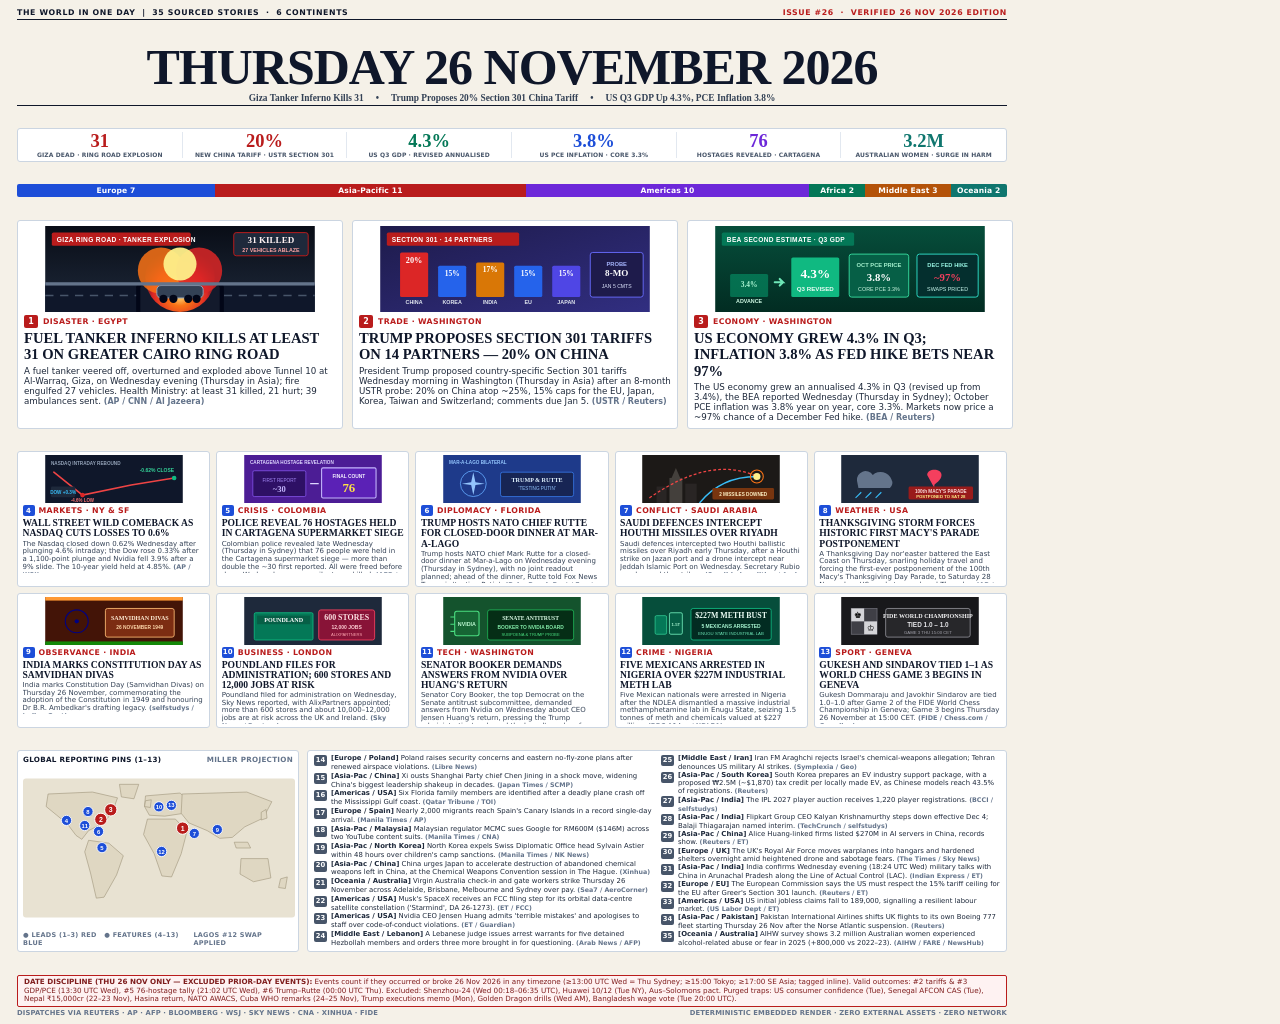
<file: news-image-20261126/broadsheet.html>
<!DOCTYPE html>
<html lang="en">
<head>
<meta charset="utf-8"/>
<title>The World in One Day — 26 November 2026</title>
<style>
  * { box-sizing: border-box; margin: 0; padding: 0; }
  body {
    width: 1024px;
    height: 1024px;
    background: #F5F1E8;
    color: #0F172A;
    font-family: 'Inter', 'Segoe UI', 'DejaVu Sans', 'Liberation Sans', Arial, sans-serif;
    -webkit-font-smoothing: antialiased;
    overflow: hidden;
  }
  .newspaper-container {
    width: 1024px;
    height: 1024px;
    padding: 8px 17px 7px 17px;
    display: flex;
    flex-direction: column;
    justify-content: space-between;
  }

  /* Top Bar */
  .top-bar {
    display: flex;
    justify-content: space-between;
    align-items: center;
    border-bottom: 1.5px solid #0F172A;
    padding-bottom: 2px;
    font-size: 7.8px;
    font-weight: 800;
    letter-spacing: 0.08em;
    text-transform: uppercase;
  }
  .top-bar-left { color: #0F172A; }
  .top-bar-right { color: #B91C1C; }

  /* Masthead & Deck */
  .masthead-block {
    text-align: center;
    border-bottom: 1.5px solid #0F172A;
    padding: 1px 0 2px 0;
  }
  .masthead-title {
    font-family: 'Georgia', 'Times New Roman', 'DejaVu Serif', serif;
    font-size: 50px;
    line-height: 0.94;
    font-weight: 900;
    letter-spacing: -0.02em;
    color: #0F172A;
    text-transform: uppercase;
  }
  .deck-row {
    display: flex;
    justify-content: center;
    gap: 12px;
    font-family: 'Georgia', 'Times New Roman', 'DejaVu Serif', serif;
    font-size: 9.4px;
    font-weight: 700;
    color: #334155;
    margin-top: 2px;
  }

  /* KPI Strip */
  .kpi-strip {
    display: grid;
    grid-template-columns: repeat(6, 1fr);
    background: #FFFFFF;
    border: 1px solid #CBD5E1;
    border-radius: 3px;
    padding: 2.5px 0;
  }
  .kpi-cell {
    text-align: center;
    border-right: 1px solid #E2E8F0;
    padding: 0 4px;
  }
  .kpi-cell:last-child { border-right: none; }
  .kpi-val {
    font-family: 'Georgia', 'Times New Roman', 'DejaVu Serif', serif;
    font-size: 18.5px;
    line-height: 1.05;
    font-weight: 900;
  }
  .kpi-lbl {
    font-size: 6.0px;
    font-weight: 800;
    letter-spacing: 0.02em;
    color: #475569;
    text-transform: uppercase;
    white-space: nowrap;
    overflow: hidden;
  }

  /* Region Bar */
  .region-bar {
    display: flex;
    height: 13px;
    border-radius: 2px;
    overflow: hidden;
  }
  .reg-seg {
    display: flex;
    align-items: center;
    justify-content: center;
    color: #FFFFFF;
    font-size: 7.6px;
    font-weight: 800;
    letter-spacing: 0.015em;
    white-space: nowrap;
    overflow: hidden;
  }

  /* Shared Pills & Meta */
  .npill {
    display: inline-flex;
    align-items: center;
    justify-content: center;
    border-radius: 2px;
    font-weight: 900;
    color: #FFFFFF;
  }
  .np-lead { width: 14px; height: 13px; font-size: 8px; background: #B91C1C; margin-right: 5px; }
  .np-feat { width: 12px; height: 11px; font-size: 7px; background: #1D4ED8; margin-right: 4px; }
  .np-brief { width: 13px; height: 11px; font-size: 6.8px; background: #475569; margin-right: 4px; flex-shrink: 0; }
  .kicker-txt { font-size: 7.8px; font-weight: 800; color: #B91C1C; text-transform: uppercase; letter-spacing: 0.04em; }
  .src-cite { color: #64748B; font-weight: 600; font-size: 0.92em; }

  /* Lead Grid */
  .lead-grid {
    display: grid;
    grid-template-columns: repeat(3, 1fr);
    gap: 9px;
  }
  .lead-card {
    background: #FFFFFF;
    border: 1px solid #CBD5E1;
    border-radius: 3px;
    padding: 5px 6px 5px 6px;
    display: flex;
    flex-direction: column;
  }
  .lead-art {
    width: 312px;
    height: 86px;
    border-radius: 2px;
    overflow: hidden;
    margin-bottom: 3px;
  }
  .lead-meta {
    display: flex;
    align-items: center;
    margin-bottom: 2px;
  }
  .lead-hl {
    font-family: 'Georgia', 'Times New Roman', 'DejaVu Serif', serif;
    font-size: 14.6px;
    line-height: 1.12;
    font-weight: 900;
    max-height: 52px;
    overflow: hidden;
    color: #0F172A;
    margin-bottom: 3px;
  }
  .lead-body {
    font-family: 'Inter', 'Segoe UI', 'DejaVu Sans', 'Liberation Sans', Arial, sans-serif;
    font-size: 8.7px;
    line-height: 1.17;
    max-height: 48px;
    overflow: hidden;
    color: #1E293B;
  }

  /* Feature Grid (5 cols x 2 rows) */
  .feat-grid {
    display: grid;
    grid-template-columns: repeat(5, 1fr);
    gap: 6px;
  }
  .feat-card {
    background: #FFFFFF;
    border: 1px solid #CBD5E1;
    border-radius: 3px;
    padding: 3px 4.5px;
    display: flex;
    flex-direction: column;
  }
  .feat-art {
    width: 182px;
    height: 48px;
    border-radius: 2px;
    overflow: hidden;
    margin-bottom: 2px;
  }
  .feat-meta {
    display: flex;
    align-items: center;
    margin-bottom: 2px;
  }
  .feat-hl {
    font-family: 'Georgia', 'Times New Roman', 'DejaVu Serif', serif;
    font-size: 9.6px;
    line-height: 1.05;
    font-weight: 900;
    max-height: 31px;
    overflow: hidden;
    color: #0F172A;
    margin-bottom: 2px;
  }
  .feat-body {
    font-family: 'Inter', 'Segoe UI', 'DejaVu Sans', 'Liberation Sans', Arial, sans-serif;
    font-size: 7.0px;
    line-height: 1.12;
    max-height: 32px;
    overflow: hidden;
    color: #334155;
  }

  /* Bottom Section: Map (left) + Briefs (2 cols) */
  .bottom-section {
    display: flex;
    gap: 8px;
    height: 202px;
  }
  .map-box {
    width: 282px;
    height: 202px;
    background: #FFFFFF;
    border: 1px solid #CBD5E1;
    border-radius: 3px;
    padding: 4px 5px;
    display: flex;
    flex-direction: column;
    justify-content: space-between;
  }
  .map-title {
    font-size: 7.2px;
    font-weight: 800;
    color: #0F172A;
    letter-spacing: 0.04em;
    display: flex;
    justify-content: space-between;
  }
  .map-art {
    width: 272px;
    height: 144px;
    display: flex;
    align-items: center;
    justify-content: center;
  }
  .briefs-box {
    flex: 1;
    display: grid;
    grid-template-columns: 1fr 1fr;
    gap: 8px;
    background: #FFFFFF;
    border: 1px solid #CBD5E1;
    border-radius: 3px;
    padding: 4px 6px;
    height: 202px;
    overflow: hidden;
  }
  .brief-col {
    display: flex;
    flex-direction: column;
    justify-content: space-between;
    height: 100%;
    overflow: hidden;
  }
  .brief-item {
    display: flex;
    align-items: flex-start;
    font-size: 6.9px;
    line-height: 1.11;
    color: #1E293B;
  }
  .brief-txt {
    overflow: hidden;
  }

  /* Footer & Date Check */
  .footer-block {
    display: flex;
    flex-direction: column;
    gap: 2px;
  }
  .date-check {
    border: 1.4px solid #B91C1C;
    background: #FEF2F2;
    color: #7F1D1D;
    font-size: 7.2px;
    line-height: 1.16;
    padding: 2.5px 6px;
    border-radius: 2px;
  }
  .colophon {
    display: flex;
    justify-content: space-between;
    font-size: 6.8px;
    font-weight: 700;
    color: #64748B;
    letter-spacing: 0.02em;
    text-transform: uppercase;
  }
</style>
</head>
<body>
<div class="newspaper-container">

  <!-- 1. Top Bar -->
  <div class="top-bar">
    <div class="top-bar-left">THE WORLD IN ONE DAY &nbsp;|&nbsp; 35 SOURCED STORIES &nbsp;·&nbsp; 6 CONTINENTS</div>
    <div class="top-bar-right">ISSUE #26 &nbsp;·&nbsp; VERIFIED 26 NOV 2026 EDITION</div>
  </div>

  <!-- 2. Masthead -->
  <div class="masthead-block">
    <h1 class="masthead-title">Thursday 26 November 2026</h1>
    <div class="deck-row">
      <span>Giza Tanker Inferno Kills 31</span>
      <span>•</span>
      <span>Trump Proposes 20% Section 301 China Tariff</span>
      <span>•</span>
      <span>US Q3 GDP Up 4.3%, PCE Inflation 3.8%</span>
    </div>
  </div>

  <!-- 3. KPI Strip -->
  <div class="kpi-strip">
    <div class="kpi-cell">  <div class="kpi-val" style="color: #B91C1C;">31</div>  <div class="kpi-lbl">GIZA DEAD · RING ROAD EXPLOSION</div></div>
<div class="kpi-cell">  <div class="kpi-val" style="color: #B91C1C;">20%</div>  <div class="kpi-lbl">NEW CHINA TARIFF · USTR SECTION 301</div></div>
<div class="kpi-cell">  <div class="kpi-val" style="color: #047857;">4.3%</div>  <div class="kpi-lbl">US Q3 GDP · REVISED ANNUALISED</div></div>
<div class="kpi-cell">  <div class="kpi-val" style="color: #1D4ED8;">3.8%</div>  <div class="kpi-lbl">US PCE INFLATION · CORE 3.3%</div></div>
<div class="kpi-cell">  <div class="kpi-val" style="color: #6D28D9;">76</div>  <div class="kpi-lbl">HOSTAGES REVEALED · CARTAGENA</div></div>
<div class="kpi-cell">  <div class="kpi-val" style="color: #0F766E;">3.2M</div>  <div class="kpi-lbl">AUSTRALIAN WOMEN · SURGE IN HARM</div></div>
  </div>

  <!-- 4. Region Bar -->
  <div class="region-bar">
    <div class="reg-seg" style="width: 20.0%; background: #1D4ED8;">  Europe 7</div>
<div class="reg-seg" style="width: 31.4%; background: #B91C1C;">  Asia-Pacific 11</div>
<div class="reg-seg" style="width: 28.6%; background: #6D28D9;">  Americas 10</div>
<div class="reg-seg" style="width: 5.7%; background: #047857;">  Africa 2</div>
<div class="reg-seg" style="width: 8.6%; background: #B45309;">  Middle East 3</div>
<div class="reg-seg" style="width: 5.7%; background: #0F766E;">  Oceania 2</div>
  </div>

  <!-- 5. Leads (Stories 1–3) -->
  <div class="lead-grid">
    <div class="lead-card">  <div class="lead-art"><svg viewBox="0 0 326 104" width="100%" height="100%">
          <defs>
            <linearGradient id="giza-sky" x1="0" y1="0" x2="0" y2="1">
              <stop offset="0%" stop-color="#090D16"/>
              <stop offset="100%" stop-color="#1E293B"/>
            </linearGradient>
            <radialGradient id="blast" cx="50%" cy="75%" r="65%">
              <stop offset="0%" stop-color="#FEF08A"/>
              <stop offset="25%" stop-color="#F97316"/>
              <stop offset="60%" stop-color="#DC2626"/>
              <stop offset="100%" stop-color="#7F1D1D" stop-opacity="0"/>
            </radialGradient>
          </defs>
          <rect width="326" height="104" fill="url(#giza-sky)"/>
          <rect x="0" y="70" width="326" height="34" fill="#0F172A"/>
          <line x1="0" y1="84" x2="326" y2="84" stroke="#475569" stroke-width="2" stroke-dasharray="10 8"/>
          <!-- Tunnel 10 Portal -->
          <path d="M110 104 L110 74 C110 58 216 58 216 74 L216 104 Z" fill="#020617"/>
          <path d="M115 104 L115 75 C115 62 211 62 211 75 L211 104 Z" fill="#1E293B" opacity="0.6"/>
          <!-- Fireball & Explosion -->
          <circle cx="163" cy="62" r="42" fill="url(#blast)"/>
          <circle cx="140" cy="54" r="28" fill="#F97316" opacity="0.85"/>
          <circle cx="186" cy="54" r="28" fill="#DC2626" opacity="0.85"/>
          <circle cx="163" cy="46" r="20" fill="#FEF08A" opacity="0.95"/>
          <!-- Overturned Tanker Silhouette -->
          <rect x="135" y="72" width="56" height="15" rx="5" fill="#334155" stroke="#94A3B8" stroke-width="1.2"/>
          <circle cx="143" cy="88" r="5" fill="#020617"/>
          <circle cx="155" cy="88" r="5" fill="#020617"/>
          <circle cx="173" cy="88" r="5" fill="#020617"/>
          <circle cx="183" cy="88" r="5" fill="#020617"/>
          <!-- Overpass barrier -->
          <rect x="0" y="68" width="326" height="4" fill="#64748B"/>
          <!-- Alert Banner -->
          <rect x="8" y="8" width="168" height="16" rx="2" fill="#B91C1C"/>
          <text x="14" y="19.5" fill="#FFFFFF" font-family="'Inter', sans-serif" font-size="8px" font-weight="800" letter-spacing="0.05em">GIZA RING ROAD · TANKER EXPLOSION</text>
          <!-- Callout Badge -->
          <rect x="228" y="8" width="90" height="28" rx="3" fill="#1E293B" stroke="#B91C1C" stroke-width="1.2"/>
          <text x="273" y="21" fill="#FEF2F2" font-family="'Georgia', serif" font-size="11px" font-weight="900" text-anchor="middle">31 KILLED</text>
          <text x="273" y="31" fill="#FCA5A5" font-family="'Inter', sans-serif" font-size="6.5px" font-weight="700" text-anchor="middle">27 VEHICLES ABLAZE</text>
        </svg></div>  <div class="lead-meta">    <span class="npill np-lead">1</span><span class="kicker-txt">DISASTER · EGYPT</span>  </div>  <h2 class="lead-hl">FUEL TANKER INFERNO KILLS AT LEAST 31 ON GREATER CAIRO RING ROAD</h2>  <p class="lead-body">A fuel tanker veered off, overturned and exploded above Tunnel 10 at Al-Warraq, Giza, on Wednesday evening (Thursday in Asia); fire engulfed 27 vehicles. Health Ministry: at least 31 killed, 21 hurt; 39 ambulances sent. <span class="src-cite">(AP / CNN / Al Jazeera)</span></p></div>
<div class="lead-card">  <div class="lead-art"><svg viewBox="0 0 326 104" width="100%" height="100%">
          <defs>
            <linearGradient id="tariff-bg" x1="0" y1="0" x2="1" y2="1">
              <stop offset="0%" stop-color="#1E1B4B"/>
              <stop offset="100%" stop-color="#312E81"/>
            </linearGradient>
          </defs>
          <rect width="326" height="104" fill="url(#tariff-bg)"/>
          <!-- Header Banner -->
          <rect x="8" y="8" width="160" height="16" rx="2" fill="#B91C1C"/>
          <text x="14" y="19.5" fill="#FFFFFF" font-family="'Inter', sans-serif" font-size="8px" font-weight="800" letter-spacing="0.05em">SECTION 301 · 14 PARTNERS</text>
          <!-- Partner Rate Bars -->
          <!-- China 20% -->
          <rect x="24" y="32" width="34" height="54" rx="2" fill="#DC2626"/>
          <text x="41" y="45" fill="#FFFFFF" font-family="'Georgia', serif" font-size="10px" font-weight="900" text-anchor="middle">20%</text>
          <text x="41" y="94" fill="#E2E8F0" font-family="'Inter', sans-serif" font-size="6.5px" font-weight="700" text-anchor="middle">CHINA</text>
          <!-- Korea 15% -->
          <rect x="70" y="48" width="34" height="38" rx="2" fill="#2563EB"/>
          <text x="87" y="60" fill="#FFFFFF" font-family="'Georgia', serif" font-size="9px" font-weight="900" text-anchor="middle">15%</text>
          <text x="87" y="94" fill="#E2E8F0" font-family="'Inter', sans-serif" font-size="6.5px" font-weight="700" text-anchor="middle">KOREA</text>
          <!-- India 17% -->
          <rect x="116" y="44" width="34" height="42" rx="2" fill="#D97706"/>
          <text x="133" y="56" fill="#FFFFFF" font-family="'Georgia', serif" font-size="9px" font-weight="900" text-anchor="middle">17%</text>
          <text x="133" y="94" fill="#E2E8F0" font-family="'Inter', sans-serif" font-size="6.5px" font-weight="700" text-anchor="middle">INDIA</text>
          <!-- EU 15% Cap -->
          <rect x="162" y="48" width="34" height="38" rx="2" fill="#2563EB"/>
          <text x="179" y="60" fill="#FFFFFF" font-family="'Georgia', serif" font-size="9px" font-weight="900" text-anchor="middle">15%</text>
          <text x="179" y="94" fill="#E2E8F0" font-family="'Inter', sans-serif" font-size="6.5px" font-weight="700" text-anchor="middle">EU</text>
          <!-- Japan 15% -->
          <rect x="208" y="48" width="34" height="38" rx="2" fill="#4F46E5"/>
          <text x="225" y="60" fill="#FFFFFF" font-family="'Georgia', serif" font-size="9px" font-weight="900" text-anchor="middle">15%</text>
          <text x="225" y="94" fill="#E2E8F0" font-family="'Inter', sans-serif" font-size="6.5px" font-weight="700" text-anchor="middle">JAPAN</text>
          <!-- Summary Callout -->
          <rect x="254" y="32" width="64" height="54" rx="3" fill="#1E1B4B" stroke="#6366F1" stroke-width="1.2"/>
          <text x="286" y="48" fill="#A5B4FC" font-family="'Inter', sans-serif" font-size="7px" font-weight="800" text-anchor="middle">PROBE</text>
          <text x="286" y="60" fill="#FFFFFF" font-family="'Georgia', serif" font-size="11px" font-weight="900" text-anchor="middle">8-MO</text>
          <text x="286" y="75" fill="#E0E7FF" font-family="'Inter', sans-serif" font-size="6.2px" text-anchor="middle">JAN 5 CMTS</text>
        </svg></div>  <div class="lead-meta">    <span class="npill np-lead">2</span><span class="kicker-txt">TRADE · WASHINGTON</span>  </div>  <h2 class="lead-hl">TRUMP PROPOSES SECTION 301 TARIFFS ON 14 PARTNERS — 20% ON CHINA</h2>  <p class="lead-body">President Trump proposed country-specific Section 301 tariffs Wednesday morning in Washington (Thursday in Asia) after an 8-month USTR probe: 20% on China atop ~25%, 15% caps for the EU, Japan, Korea, Taiwan and Switzerland; comments due Jan 5. <span class="src-cite">(USTR / Reuters)</span></p></div>
<div class="lead-card">  <div class="lead-art"><svg viewBox="0 0 326 104" width="100%" height="100%">
          <defs>
            <linearGradient id="macro-bg" x1="0" y1="0" x2="0" y2="1">
              <stop offset="0%" stop-color="#064E3B"/>
              <stop offset="100%" stop-color="#022C22"/>
            </linearGradient>
          </defs>
          <rect width="326" height="104" fill="url(#macro-bg)"/>
          <!-- Banner -->
          <rect x="8" y="8" width="160" height="16" rx="2" fill="#047857"/>
          <text x="14" y="19.5" fill="#FFFFFF" font-family="'Inter', sans-serif" font-size="8px" font-weight="800" letter-spacing="0.05em">BEA SECOND ESTIMATE · Q3 GDP</text>
          <!-- GDP Revision visual -->
          <rect x="18" y="58" width="46" height="28" rx="2" fill="#059669" opacity="0.6"/>
          <text x="41" y="74" fill="#A7F3D0" font-family="'Georgia', serif" font-size="9px" font-weight="800" text-anchor="middle">3.4%</text>
          <text x="41" y="93" fill="#D1FAE5" font-family="'Inter', sans-serif" font-size="6.5px" font-weight="700" text-anchor="middle">ADVANCE</text>
          <!-- Arrow -->
          <path d="M72 68 L82 68 L78 64 M82 68 L78 72" stroke="#6EE7B7" stroke-width="2.5" fill="none" stroke-linecap="round"/>
          <!-- Revised GDP -->
          <rect x="92" y="38" width="58" height="48" rx="2" fill="#10B981"/>
          <text x="121" y="63" fill="#FFFFFF" font-family="'Georgia', serif" font-size="16px" font-weight="900" text-anchor="middle">4.3%</text>
          <text x="121" y="78" fill="#ECFDF5" font-family="'Inter', sans-serif" font-size="7.5px" font-weight="800" text-anchor="middle">Q3 REVISED</text>
          <!-- PCE Card -->
          <rect x="162" y="34" width="72" height="52" rx="3" fill="#065F46" stroke="#34D399" stroke-width="1.2"/>
          <text x="198" y="50" fill="#A7F3D0" font-family="'Inter', sans-serif" font-size="7px" font-weight="800" text-anchor="middle">OCT PCE PRICE</text>
          <text x="198" y="67" fill="#FFFFFF" font-family="'Georgia', serif" font-size="13px" font-weight="900" text-anchor="middle">3.8%</text>
          <text x="198" y="79" fill="#D1FAE5" font-family="'Inter', sans-serif" font-size="6.5px" text-anchor="middle">CORE PCE 3.3%</text>
          <!-- Fed Dec Hike Odds -->
          <rect x="244" y="34" width="74" height="52" rx="3" fill="#042F2E" stroke="#2DD4BF" stroke-width="1.2"/>
          <text x="281" y="49" fill="#99F6E4" font-family="'Inter', sans-serif" font-size="7px" font-weight="800" text-anchor="middle">DEC FED HIKE</text>
          <text x="281" y="67" fill="#F43F5E" font-family="'Georgia', serif" font-size="13px" font-weight="900" text-anchor="middle">~97%</text>
          <text x="281" y="79" fill="#CCFBF1" font-family="'Inter', sans-serif" font-size="6.5px" text-anchor="middle">SWAPS PRICED</text>
        </svg></div>  <div class="lead-meta">    <span class="npill np-lead">3</span><span class="kicker-txt">ECONOMY · WASHINGTON</span>  </div>  <h2 class="lead-hl">US ECONOMY GREW 4.3% IN Q3; INFLATION 3.8% AS FED HIKE BETS NEAR 97%</h2>  <p class="lead-body">The US economy grew an annualised 4.3% in Q3 (revised up from 3.4%), the BEA reported Wednesday (Thursday in Sydney); October PCE inflation was 3.8% year on year, core 3.3%. Markets now price a ~97% chance of a December Fed hike. <span class="src-cite">(BEA / Reuters)</span></p></div>
  </div>

  <!-- 6. Features (Stories 4–13) -->
  <div class="feat-grid">
    <div class="feat-card">  <div class="feat-art"><svg viewBox="0 0 192 67" width="100%" height="100%">
          <rect width="192" height="67" fill="#0F172A"/>
          <text x="8" y="14" fill="#94A3B8" font-family="'Inter', sans-serif" font-size="6.5px" font-weight="800">NASDAQ INTRADAY REBOUND</text>
          <path d="M12 24 L52 56 L120 42 L180 32" fill="none" stroke="#EF4444" stroke-width="2.2" stroke-linecap="round"/>
          <circle cx="52" cy="56" r="3.2" fill="#DC2626"/>
          <text x="52" y="65" fill="#F87171" font-family="'Inter', sans-serif" font-size="6.2px" font-weight="800" text-anchor="middle">-4.6% LOW</text>
          <circle cx="180" cy="32" r="3.2" fill="#10B981"/>
          <text x="180" y="24" fill="#34D399" font-family="'Inter', sans-serif" font-size="7px" font-weight="800" text-anchor="end">-0.62% CLOSE</text>
          <rect x="8" y="44" width="34" height="15" rx="2" fill="#1E293B"/>
          <text x="25" y="54" fill="#38BDF8" font-family="'Inter', sans-serif" font-size="6.5px" font-weight="700" text-anchor="middle">DOW +0.3%</text>
        </svg></div>  <div class="feat-meta">    <span class="npill np-feat">4</span><span class="kicker-txt">MARKETS · NY &amp; SF</span>  </div>  <h3 class="feat-hl">WALL STREET WILD COMEBACK AS NASDAQ CUTS LOSSES TO 0.6%</h3>  <p class="feat-body">The Nasdaq closed down 0.62% Wednesday after plunging 4.6% intraday; the Dow rose 0.33% after a 1,100-point plunge and Nvidia fell 3.9% after a 9% slide. The 10-year yield held at 4.85%. <span class="src-cite">(AP / WSJ)</span></p></div>
<div class="feat-card">  <div class="feat-art"><svg viewBox="0 0 192 67" width="100%" height="100%">
          <rect width="192" height="67" fill="#4C1D95"/>
          <text x="8" y="13" fill="#DDD6FE" font-family="'Inter', sans-serif" font-size="6.5px" font-weight="800">CARTAGENA HOSTAGE REVELATION</text>
          <rect x="12" y="22" width="74" height="36" rx="2" fill="#2E1065" stroke="#8B5CF6" stroke-width="1"/>
          <text x="49" y="37" fill="#A78BFA" font-family="'Inter', sans-serif" font-size="6.5px" text-anchor="middle">FIRST REPORT</text>
          <text x="49" y="52" fill="#C4B5FD" font-family="'Georgia', serif" font-size="12px" font-weight="900" text-anchor="middle">~30</text>
          <path d="M92 40 L104 40" stroke="#DDD6FE" stroke-width="2"/>
          <rect x="108" y="18" width="76" height="42" rx="2" fill="#5B21B6" stroke="#C4B5FD" stroke-width="1.5"/>
          <text x="146" y="32" fill="#F5F3FF" font-family="'Inter', sans-serif" font-size="6.8px" font-weight="800" text-anchor="middle">FINAL COUNT</text>
          <text x="146" y="52" fill="#FDE047" font-family="'Georgia', serif" font-size="18px" font-weight="900" text-anchor="middle">76</text>
        </svg></div>  <div class="feat-meta">    <span class="npill np-feat">5</span><span class="kicker-txt">CRISIS · COLOMBIA</span>  </div>  <h3 class="feat-hl">POLICE REVEAL 76 HOSTAGES HELD IN CARTAGENA SUPERMARKET SIEGE</h3>  <p class="feat-body">Colombian police revealed late Wednesday (Thursday in Sydney) that 76 people were held in the Cartagena supermarket siege — more than double the ~30 first reported. All were freed before dawn Wednesday; one assailant was killed. <span class="src-cite">(AFP / Arab News)</span></p></div>
<div class="feat-card">  <div class="feat-art"><svg viewBox="0 0 192 67" width="100%" height="100%">
          <rect width="192" height="67" fill="#1E3A8A"/>
          <text x="8" y="13" fill="#93C5FD" font-family="'Inter', sans-serif" font-size="6.5px" font-weight="800">MAR-A-LAGO BILATERAL</text>
          <!-- NATO Compass -->
          <circle cx="42" cy="40" r="18" fill="none" stroke="#60A5FA" stroke-width="1.2"/>
          <path d="M42 24 L45 38 L58 40 L45 42 L42 56 L39 42 L26 40 L39 38 Z" fill="#93C5FD"/>
          <!-- Dinner Motif -->
          <rect x="80" y="24" width="102" height="34" rx="3" fill="#172554" stroke="#3B82F6" stroke-width="1"/>
          <text x="131" y="37" fill="#E0F2FE" font-family="'Georgia', serif" font-size="8.5px" font-weight="800" text-anchor="middle">TRUMP &amp; RUTTE</text>
          <text x="131" y="49" fill="#93C5FD" font-family="'Inter', sans-serif" font-size="6.5px" text-anchor="middle">'TESTING PUTIN'</text>
        </svg></div>  <div class="feat-meta">    <span class="npill np-feat">6</span><span class="kicker-txt">DIPLOMACY · FLORIDA</span>  </div>  <h3 class="feat-hl">TRUMP HOSTS NATO CHIEF RUTTE FOR CLOSED-DOOR DINNER AT MAR-A-LAGO</h3>  <p class="feat-body">Trump hosts NATO chief Mark Rutte for a closed-door dinner at Mar-a-Lago on Wednesday evening (Thursday in Sydney), with no joint readout planned; ahead of the dinner, Rutte told Fox News Trump is &#x27;testing Putin&#x27;. <span class="src-cite">(Palm Beach Post / Fox / NATO)</span></p></div>
<div class="feat-card">  <div class="feat-art"><svg viewBox="0 0 192 67" width="100%" height="100%">
          <rect width="192" height="67" fill="#1C1917"/>
          <!-- Riyadh Skyline silhouettes -->
          <rect x="20" y="44" width="14" height="23" fill="#292524"/>
          <rect x="38" y="32" width="18" height="35" fill="#44403C"/>
          <polygon points="47,18 41,32 53,32" fill="#44403C"/>
          <rect x="60" y="40" width="16" height="27" fill="#292524"/>
          <!-- Radar Intercept Arc -->
          <path d="M10 60 Q96 0 160 30" fill="none" stroke="#EF4444" stroke-width="1.8" stroke-dasharray="4 3"/>
          <path d="M80 67 Q110 30 160 30" fill="none" stroke="#38BDF8" stroke-width="2"/>
          <circle cx="160" cy="30" r="5" fill="#FEF08A"/>
          <circle cx="160" cy="30" r="9" fill="none" stroke="#F97316" stroke-width="1.5"/>
          <rect x="98" y="46" width="86" height="16" rx="2" fill="#78350F"/>
          <text x="141" y="57" fill="#FEF3C7" font-family="'Inter', sans-serif" font-size="6.5px" font-weight="800" text-anchor="middle">2 MISSILES DOWNED</text>
        </svg></div>  <div class="feat-meta">    <span class="npill np-feat">7</span><span class="kicker-txt">CONFLICT · SAUDI ARABIA</span>  </div>  <h3 class="feat-hl">SAUDI DEFENCES INTERCEPT HOUTHI MISSILES OVER RIYADH</h3>  <p class="feat-body">Saudi defences intercepted two Houthi ballistic missiles over Riyadh early Thursday, after a Houthi strike on Jazan port and a drone intercept near Jeddah Islamic Port on Wednesday. Secretary Rubio condemned the strikes. <span class="src-cite">(Saudi-led coalition / Arab News)</span></p></div>
<div class="feat-card">  <div class="feat-art"><svg viewBox="0 0 192 67" width="100%" height="100%">
          <rect width="192" height="67" fill="#1E293B"/>
          <!-- Cloud & Gale -->
          <path d="M22 36 A12 12 0 0 1 44 28 A16 16 0 0 1 70 34 A10 10 0 0 1 68 46 L24 46 Z" fill="#64748B"/>
          <line x1="28" y1="52" x2="20" y2="60" stroke="#38BDF8" stroke-width="1.5"/>
          <line x1="42" y1="52" x2="34" y2="60" stroke="#38BDF8" stroke-width="1.5"/>
          <line x1="56" y1="52" x2="48" y2="60" stroke="#38BDF8" stroke-width="1.5"/>
          <!-- Balloon Silhouette -->
          <path d="M120 28 C120 18 140 18 140 28 C140 36 130 40 130 42 L130 46" fill="#F43F5E"/>
          <!-- Postponed Badge -->
          <rect x="94" y="44" width="90" height="18" rx="2" fill="#991B1B"/>
          <text x="139" y="53" fill="#FEE2E2" font-family="'Inter', sans-serif" font-size="6.5px" font-weight="800" text-anchor="middle">100th MACY'S PARADE</text>
          <text x="139" y="60" fill="#FEF08A" font-family="'Inter', sans-serif" font-size="6.0px" font-weight="800" text-anchor="middle">POSTPONED TO SAT 28</text>
        </svg></div>  <div class="feat-meta">    <span class="npill np-feat">8</span><span class="kicker-txt">WEATHER · USA</span>  </div>  <h3 class="feat-hl">THANKSGIVING STORM FORCES HISTORIC FIRST MACY&#x27;S PARADE POSTPONEMENT</h3>  <p class="feat-body">A Thanksgiving Day nor&#x27;easter battered the East Coast on Thursday, snarling holiday travel and forcing the first-ever postponement of the 100th Macy&#x27;s Thanksgiving Day Parade, to Saturday 28 November. US markets are closed Thursday. <span class="src-cite">(AP / CBS / Axios)</span></p></div>
<div class="feat-card">  <div class="feat-art"><svg viewBox="0 0 192 67" width="100%" height="100%">
          <rect width="192" height="67" fill="#431407"/>
          <!-- Tri-colour background accents -->
          <rect x="0" y="0" width="192" height="5" fill="#FF9933"/>
          <rect x="0" y="62" width="192" height="5" fill="#138808"/>
          <!-- Ashoka Chakra -->
          <circle cx="44" cy="34" r="16" fill="none" stroke="#000080" stroke-width="1.5"/>
          <circle cx="44" cy="34" r="3" fill="#000080"/>
          <!-- Emblem / Book -->
          <rect x="84" y="16" width="96" height="40" rx="3" fill="#7C2D12" stroke="#FDBA74" stroke-width="1.2"/>
          <text x="132" y="32" fill="#FFEDD5" font-family="'Georgia', serif" font-size="8.5px" font-weight="900" text-anchor="middle">SAMVIDHAN DIVAS</text>
          <text x="132" y="45" fill="#FED7AA" font-family="'Inter', sans-serif" font-size="6.8px" font-weight="700" text-anchor="middle">26 NOVEMBER 1949</text>
        </svg></div>  <div class="feat-meta">    <span class="npill np-feat">9</span><span class="kicker-txt">OBSERVANCE · INDIA</span>  </div>  <h3 class="feat-hl">INDIA MARKS CONSTITUTION DAY AS SAMVIDHAN DIVAS</h3>  <p class="feat-body">India marks Constitution Day (Samvidhan Divas) on Thursday 26 November, commemorating the adoption of the Constitution in 1949 and honouring Dr B.R. Ambedkar&#x27;s drafting legacy. <span class="src-cite">(selfstudys / Indian Govt)</span></p></div>
<div class="feat-card">  <div class="feat-art"><svg viewBox="0 0 192 67" width="100%" height="100%">
          <rect width="192" height="67" fill="#1E293B"/>
          <!-- Storefront -->
          <rect x="14" y="22" width="82" height="38" rx="2" fill="#047857" stroke="#10B981" stroke-width="1.2"/>
          <rect x="18" y="26" width="74" height="12" fill="#065F46"/>
          <text x="55" y="35" fill="#FFFFFF" font-family="'Georgia', serif" font-size="8.5px" font-weight="900" text-anchor="middle">POUNDLAND</text>
          <!-- Callout -->
          <rect x="104" y="18" width="78" height="42" rx="3" fill="#881337" stroke="#F43F5E" stroke-width="1.2"/>
          <text x="143" y="32" fill="#FFE4E6" font-family="'Georgia', serif" font-size="11px" font-weight="900" text-anchor="middle">600 STORES</text>
          <text x="143" y="44" fill="#FECDD3" font-family="'Inter', sans-serif" font-size="7px" font-weight="700" text-anchor="middle">12,000 JOBS</text>
          <text x="143" y="54" fill="#FDA4AF" font-family="'Inter', sans-serif" font-size="5.8px" text-anchor="middle">ALIXPARTNERS</text>
        </svg></div>  <div class="feat-meta">    <span class="npill np-feat">10</span><span class="kicker-txt">BUSINESS · LONDON</span>  </div>  <h3 class="feat-hl">POUNDLAND FILES FOR ADMINISTRATION; 600 STORES AND 12,000 JOBS AT RISK</h3>  <p class="feat-body">Poundland filed for administration on Wednesday, Sky News reported, with AlixPartners appointed; more than 600 stores and about 10,000–12,000 jobs are at risk across the UK and Ireland. <span class="src-cite">(Sky News / Reuters)</span></p></div>
<div class="feat-card">  <div class="feat-art"><svg viewBox="0 0 192 67" width="100%" height="100%">
          <rect width="192" height="67" fill="#14532D"/>
          <!-- Microchip icon -->
          <rect x="16" y="20" width="34" height="34" rx="3" fill="#166534" stroke="#4ADE80" stroke-width="1.5"/>
          <text x="33" y="40" fill="#BBF7D0" font-family="'Inter', sans-serif" font-size="7.5px" font-weight="900" text-anchor="middle">NVIDIA</text>
          <!-- Chip pins -->
          <line x1="10" y1="28" x2="16" y2="28" stroke="#4ADE80" stroke-width="1.5"/>
          <line x1="10" y1="38" x2="16" y2="38" stroke="#4ADE80" stroke-width="1.5"/>
          <line x1="10" y1="48" x2="16" y2="48" stroke="#4ADE80" stroke-width="1.5"/>
          <!-- Congressional Letter Card -->
          <rect x="62" y="18" width="120" height="42" rx="3" fill="#052E16" stroke="#22C55E" stroke-width="1"/>
          <text x="122" y="32" fill="#DCFCE7" font-family="'Georgia', serif" font-size="8px" font-weight="900" text-anchor="middle">SENATE ANTITRUST</text>
          <text x="122" y="44" fill="#86EFAC" font-family="'Inter', sans-serif" font-size="6.8px" font-weight="700" text-anchor="middle">BOOKER TO NVIDIA BOARD</text>
          <text x="122" y="54" fill="#4ADE80" font-family="'Inter', sans-serif" font-size="5.8px" text-anchor="middle">SUBPOENA &amp; TRUMP PROBE</text>
        </svg></div>  <div class="feat-meta">    <span class="npill np-feat">11</span><span class="kicker-txt">TECH · WASHINGTON</span>  </div>  <h3 class="feat-hl">SENATOR BOOKER DEMANDS ANSWERS FROM NVIDIA OVER HUANG&#x27;S RETURN</h3>  <p class="feat-body">Senator Cory Booker, the top Democrat on the Senate antitrust subcommittee, demanded answers from Nvidia on Wednesday about CEO Jensen Huang&#x27;s return, pressing the Trump administration&#x27;s role and the board&#x27;s probe of Huang&#x27;s China links. <span class="src-cite">(Reuters)</span></p></div>
<div class="feat-card">  <div class="feat-art"><svg viewBox="0 0 192 67" width="100%" height="100%">
          <rect width="192" height="67" fill="#064E3B"/>
          <!-- Barrel silhouettes -->
          <rect x="18" y="26" width="16" height="26" rx="2" fill="#047857" stroke="#34D399" stroke-width="1"/>
          <rect x="38" y="22" width="18" height="30" rx="2" fill="#065F46" stroke="#6EE7B7" stroke-width="1.2"/>
          <text x="47" y="40" fill="#A7F3D0" font-family="'Inter', sans-serif" font-size="6px" font-weight="800" text-anchor="middle">1.5T</text>
          <!-- Callout -->
          <rect x="68" y="16" width="112" height="44" rx="3" fill="#022C22" stroke="#10B981" stroke-width="1.2"/>
          <text x="124" y="30" fill="#ECFDF5" font-family="'Georgia', serif" font-size="11px" font-weight="900" text-anchor="middle">$227M METH BUST</text>
          <text x="124" y="43" fill="#A7F3D0" font-family="'Inter', sans-serif" font-size="7px" font-weight="700" text-anchor="middle">5 MEXICANS ARRESTED</text>
          <text x="124" y="53" fill="#6EE7B7" font-family="'Inter', sans-serif" font-size="6.0px" text-anchor="middle">ENUGU STATE INDUSTRIAL LAB</text>
        </svg></div>  <div class="feat-meta">    <span class="npill np-feat">12</span><span class="kicker-txt">CRIME · NIGERIA</span>  </div>  <h3 class="feat-hl">FIVE MEXICANS ARRESTED IN NIGERIA OVER $227M INDUSTRIAL METH LAB</h3>  <p class="feat-body">Five Mexican nationals were arrested in Nigeria after the NDLEA dismantled a massive industrial methamphetamine lab in Enugu State, seizing 1.5 tonnes of meth and chemicals valued at $227 million. <span class="src-cite">(BBC Africa / NDLEA)</span></p></div>
<div class="feat-card">  <div class="feat-art"><svg viewBox="0 0 192 67" width="100%" height="100%">
          <rect width="192" height="67" fill="#18181B"/>
          <!-- Chessboard mini-grid -->
          <g transform="translate(14, 16)">
            <rect width="36" height="36" fill="#3F3F46" stroke="#71717A" stroke-width="1"/>
            <rect x="0" y="0" width="18" height="18" fill="#D4D4D8"/>
            <rect x="18" y="18" width="18" height="18" fill="#D4D4D8"/>
            <text x="9" y="13" font-size="12" text-anchor="middle">♚</text>
            <text x="27" y="31" font-size="12" text-anchor="middle">♔</text>
          </g>
          <!-- Scorecard -->
          <rect x="62" y="16" width="118" height="40" rx="3" fill="#27272A" stroke="#A1A1AA" stroke-width="1"/>
          <text x="121" y="29" fill="#F4F4F5" font-family="'Georgia', serif" font-size="8.5px" font-weight="900" text-anchor="middle">FIDE WORLD CHAMPIONSHIP</text>
          <text x="121" y="42" fill="#E4E4E7" font-family="'Inter', sans-serif" font-size="9px" font-weight="800" text-anchor="middle">TIED 1.0 – 1.0</text>
          <text x="121" y="52" fill="#A1A1AA" font-family="'Inter', sans-serif" font-size="6px" text-anchor="middle">GAME 3 THU 15:00 CET</text>
        </svg></div>  <div class="feat-meta">    <span class="npill np-feat">13</span><span class="kicker-txt">SPORT · GENEVA</span>  </div>  <h3 class="feat-hl">GUKESH AND SINDAROV TIED 1–1 AS WORLD CHESS GAME 3 BEGINS IN GENEVA</h3>  <p class="feat-body">Gukesh Dommaraju and Javokhir Sindarov are tied 1.0–1.0 after Game 2 of the FIDE World Chess Championship in Geneva; Game 3 begins Thursday 26 November at 15:00 CET. <span class="src-cite">(FIDE / Chess.com / Guardian)</span></p></div>
  </div>

  <!-- 7. Map + World Briefs (Stories 14–35) -->
  <div class="bottom-section">
    <div class="map-box">
      <div class="map-title">
        <span>GLOBAL REPORTING PINS (1–13)</span>
        <span style="color: #64748B;">MILLER PROJECTION</span>
      </div>
      <div class="map-art"><svg viewBox="0 0 282 144" width="282" height="144">
      <rect width="282" height="144" fill="#E8E2D2" rx="3"/>
      <path d="M26 16 L72 14 L98 20 L93 34 L84 46 L68 54 L61 63 L55 59 L46 47 L35 38 L24 29 Z" fill="#DFD7C2" stroke="#9D9278" stroke-width="0.6" stroke-linejoin="round"/>
    <path d="M100 6 L120 6 L115 21 L102 19 Z" fill="#DFD7C2" stroke="#9D9278" stroke-width="0.6" stroke-linejoin="round"/>
    <path d="M68 64 L89 67 L104 80 L97 100 L84 123 L76 124 L70 98 L64 76 Z" fill="#DFD7C2" stroke="#9D9278" stroke-width="0.6" stroke-linejoin="round"/>
    <path d="M127 18 L163 15 L173 25 L167 36 L147 39 L131 38 L126 29 Z" fill="#DFD7C2" stroke="#9D9278" stroke-width="0.6" stroke-linejoin="round"/>
    <path d="M127 23 L133 22 L132 30 L126 29 Z" fill="#DFD7C2" stroke="#9D9278" stroke-width="0.6" stroke-linejoin="round"/>
    <path d="M129 42 L158 42 L170 55 L164 78 L154 102 L144 101 L136 78 L125 58 Z" fill="#DFD7C2" stroke="#9D9278" stroke-width="0.6" stroke-linejoin="round"/>
    <path d="M165 16 L232 14 L258 24 L249 41 L230 50 L217 61 L204 62 L191 54 L172 46 L164 36 Z" fill="#DFD7C2" stroke="#9D9278" stroke-width="0.6" stroke-linejoin="round"/>
    <path d="M247 35 L252 32 L253 41 L247 43 Z" fill="#DFD7C2" stroke="#9D9278" stroke-width="0.6" stroke-linejoin="round"/>
    <path d="M219 66 L233 66 L236 72 L221 72 Z" fill="#DFD7C2" stroke="#9D9278" stroke-width="0.6" stroke-linejoin="round"/>
    <path d="M226 83 L254 83 L257 103 L239 107 L225 99 Z" fill="#DFD7C2" stroke="#9D9278" stroke-width="0.6" stroke-linejoin="round"/>
    <path d="M267 104 L274 102 L272 114 L265 113 Z" fill="#DFD7C2" stroke="#9D9278" stroke-width="0.6" stroke-linejoin="round"/>
      <g transform="translate(45.1,43.4)"><circle cx="0" cy="0" r="5.3" fill="#1D4ED8" stroke="#FFFFFF" stroke-width="0.9"/><text x="0" y="2.2" fill="#FFFFFF" font-family="'Inter', sans-serif" font-size="6.1px" font-weight="900" text-anchor="middle">4</text></g>
    <g transform="translate(81.9,71.6)"><circle cx="0" cy="0" r="5.3" fill="#1D4ED8" stroke="#FFFFFF" stroke-width="0.9"/><text x="0" y="2.2" fill="#FFFFFF" font-family="'Inter', sans-serif" font-size="6.1px" font-weight="900" text-anchor="middle">5</text></g>
    <g transform="translate(78.3,54.8)"><circle cx="0" cy="0" r="5.3" fill="#1D4ED8" stroke="#FFFFFF" stroke-width="0.9"/><text x="0" y="2.2" fill="#FFFFFF" font-family="'Inter', sans-serif" font-size="6.1px" font-weight="900" text-anchor="middle">6</text></g>
    <g transform="translate(177.6,56.9)"><circle cx="0" cy="0" r="5.3" fill="#1D4ED8" stroke="#FFFFFF" stroke-width="0.9"/><text x="0" y="2.2" fill="#FFFFFF" font-family="'Inter', sans-serif" font-size="6.1px" font-weight="900" text-anchor="middle">7</text></g>
    <g transform="translate(67.4,34.2)"><circle cx="0" cy="0" r="5.3" fill="#1D4ED8" stroke="#FFFFFF" stroke-width="0.9"/><text x="0" y="2.2" fill="#FFFFFF" font-family="'Inter', sans-serif" font-size="6.1px" font-weight="900" text-anchor="middle">8</text></g>
    <g transform="translate(201.5,52.9)"><circle cx="0" cy="0" r="5.3" fill="#1D4ED8" stroke="#FFFFFF" stroke-width="0.9"/><text x="0" y="2.2" fill="#FFFFFF" font-family="'Inter', sans-serif" font-size="6.1px" font-weight="900" text-anchor="middle">9</text></g>
    <g transform="translate(140.9,29.3)"><circle cx="0" cy="0" r="5.3" fill="#1D4ED8" stroke="#FFFFFF" stroke-width="0.9"/><text x="0" y="2.2" fill="#FFFFFF" font-family="'Inter', sans-serif" font-size="6.1px" font-weight="900" text-anchor="middle">10</text></g>
    <g transform="translate(64.0,48.7)"><circle cx="0" cy="0" r="5.3" fill="#1D4ED8" stroke="#FFFFFF" stroke-width="0.9"/><text x="0" y="2.2" fill="#FFFFFF" font-family="'Inter', sans-serif" font-size="6.1px" font-weight="900" text-anchor="middle">11</text></g>
    <g transform="translate(143.7,75.6)"><circle cx="0" cy="0" r="5.3" fill="#1D4ED8" stroke="#FFFFFF" stroke-width="0.9"/><text x="0" y="2.2" fill="#FFFFFF" font-family="'Inter', sans-serif" font-size="6.1px" font-weight="900" text-anchor="middle">12</text></g>
    <g transform="translate(153.8,27.8)"><circle cx="0" cy="0" r="5.3" fill="#1D4ED8" stroke="#FFFFFF" stroke-width="0.9"/><text x="0" y="2.2" fill="#FFFFFF" font-family="'Inter', sans-serif" font-size="6.1px" font-weight="900" text-anchor="middle">13</text></g>
    <g transform="translate(165.5,51.4)"><circle cx="0" cy="0" r="6.4" fill="#B91C1C" stroke="#FFFFFF" stroke-width="1.0"/><text x="0" y="2.6" fill="#FFFFFF" font-family="'Inter', sans-serif" font-size="7.2px" font-weight="900" text-anchor="middle">1</text></g>
    <g transform="translate(80.7,42.3)"><circle cx="0" cy="0" r="6.4" fill="#B91C1C" stroke="#FFFFFF" stroke-width="1.0"/><text x="0" y="2.6" fill="#FFFFFF" font-family="'Inter', sans-serif" font-size="7.2px" font-weight="900" text-anchor="middle">2</text></g>
    <g transform="translate(91.0,32.4)"><circle cx="0" cy="0" r="6.4" fill="#B91C1C" stroke="#FFFFFF" stroke-width="1.0"/><text x="0" y="2.6" fill="#FFFFFF" font-family="'Inter', sans-serif" font-size="7.2px" font-weight="900" text-anchor="middle">3</text></g>
    </svg></div>
      <div class="map-title" style="color: #64748B; font-size: 6.5px;">
        <span>● LEADS (1–3) RED &nbsp; ● FEATURES (4–13) BLUE</span>
        <span>LAGOS #12 SWAP APPLIED</span>
      </div>
    </div>
    <div class="briefs-box">
      <div class="brief-col">
        <div class="brief-item">  <span class="npill np-brief">14</span>  <span class="brief-txt"><strong>[Europe / Poland]</strong> Poland raises security concerns and eastern no-fly-zone plans after renewed airspace violations. <span class="src-cite">(Libre News)</span></span></div>
<div class="brief-item">  <span class="npill np-brief">15</span>  <span class="brief-txt"><strong>[Asia-Pac / China]</strong> Xi ousts Shanghai Party chief Chen Jining in a shock move, widening China&#x27;s biggest leadership shakeup in decades. <span class="src-cite">(Japan Times / SCMP)</span></span></div>
<div class="brief-item">  <span class="npill np-brief">16</span>  <span class="brief-txt"><strong>[Americas / USA]</strong> Six Florida family members are identified after a deadly plane crash off the Mississippi Gulf coast. <span class="src-cite">(Qatar Tribune / TOI)</span></span></div>
<div class="brief-item">  <span class="npill np-brief">17</span>  <span class="brief-txt"><strong>[Europe / Spain]</strong> Nearly 2,000 migrants reach Spain&#x27;s Canary Islands in a record single-day arrival. <span class="src-cite">(Manila Times / AP)</span></span></div>
<div class="brief-item">  <span class="npill np-brief">18</span>  <span class="brief-txt"><strong>[Asia-Pac / Malaysia]</strong> Malaysian regulator MCMC sues Google for RM600M ($146M) across two YouTube content suits. <span class="src-cite">(Manila Times / CNA)</span></span></div>
<div class="brief-item">  <span class="npill np-brief">19</span>  <span class="brief-txt"><strong>[Asia-Pac / North Korea]</strong> North Korea expels Swiss Diplomatic Office head Sylvain Astier within 48 hours over children&#x27;s camp sanctions. <span class="src-cite">(Manila Times / NK News)</span></span></div>
<div class="brief-item">  <span class="npill np-brief">20</span>  <span class="brief-txt"><strong>[Asia-Pac / China]</strong> China urges Japan to accelerate destruction of abandoned chemical weapons left in China, at the Chemical Weapons Convention session in The Hague. <span class="src-cite">(Xinhua)</span></span></div>
<div class="brief-item">  <span class="npill np-brief">21</span>  <span class="brief-txt"><strong>[Oceania / Australia]</strong> Virgin Australia check-in and gate workers strike Thursday 26 November across Adelaide, Brisbane, Melbourne and Sydney over pay. <span class="src-cite">(Sea7 / AeroCorner)</span></span></div>
<div class="brief-item">  <span class="npill np-brief">22</span>  <span class="brief-txt"><strong>[Americas / USA]</strong> Musk&#x27;s SpaceX receives an FCC filing step for its orbital data-centre satellite constellation (&#x27;Starmind&#x27;, DA 26-1273). <span class="src-cite">(ET / FCC)</span></span></div>
<div class="brief-item">  <span class="npill np-brief">23</span>  <span class="brief-txt"><strong>[Americas / USA]</strong> Nvidia CEO Jensen Huang admits &#x27;terrible mistakes&#x27; and apologises to staff over code-of-conduct violations. <span class="src-cite">(ET / Guardian)</span></span></div>
<div class="brief-item">  <span class="npill np-brief">24</span>  <span class="brief-txt"><strong>[Middle East / Lebanon]</strong> A Lebanese judge issues arrest warrants for five detained Hezbollah members and orders three more brought in for questioning. <span class="src-cite">(Arab News / AFP)</span></span></div>
      </div>
      <div class="brief-col">
        <div class="brief-item">  <span class="npill np-brief">25</span>  <span class="brief-txt"><strong>[Middle East / Iran]</strong> Iran FM Araghchi rejects Israel&#x27;s chemical-weapons allegation; Tehran denounces US military AI strikes. <span class="src-cite">(Symplexia / Geo)</span></span></div>
<div class="brief-item">  <span class="npill np-brief">26</span>  <span class="brief-txt"><strong>[Asia-Pac / South Korea]</strong> South Korea prepares an EV industry support package, with a proposed ₩2.5M (~$1,870) tax credit per locally made EV, as Chinese models reach 43.5% of registrations. <span class="src-cite">(Reuters)</span></span></div>
<div class="brief-item">  <span class="npill np-brief">27</span>  <span class="brief-txt"><strong>[Asia-Pac / India]</strong> The IPL 2027 player auction receives 1,220 player registrations. <span class="src-cite">(BCCI / selfstudys)</span></span></div>
<div class="brief-item">  <span class="npill np-brief">28</span>  <span class="brief-txt"><strong>[Asia-Pac / India]</strong> Flipkart Group CEO Kalyan Krishnamurthy steps down effective Dec 4; Balaji Thiagarajan named interim. <span class="src-cite">(TechCrunch / selfstudys)</span></span></div>
<div class="brief-item">  <span class="npill np-brief">29</span>  <span class="brief-txt"><strong>[Asia-Pac / China]</strong> Alice Huang-linked firms listed $270M in AI servers in China, records show. <span class="src-cite">(Reuters / ET)</span></span></div>
<div class="brief-item">  <span class="npill np-brief">30</span>  <span class="brief-txt"><strong>[Europe / UK]</strong> The UK&#x27;s Royal Air Force moves warplanes into hangars and hardened shelters overnight amid heightened drone and sabotage fears. <span class="src-cite">(The Times / Sky News)</span></span></div>
<div class="brief-item">  <span class="npill np-brief">31</span>  <span class="brief-txt"><strong>[Asia-Pac / India]</strong> India confirms Wednesday evening (18:24 UTC Wed) military talks with China in Arunachal Pradesh along the Line of Actual Control (LAC). <span class="src-cite">(Indian Express / ET)</span></span></div>
<div class="brief-item">  <span class="npill np-brief">32</span>  <span class="brief-txt"><strong>[Europe / EU]</strong> The European Commission says the US must respect the 15% tariff ceiling for the EU after Greer&#x27;s Section 301 launch. <span class="src-cite">(Reuters / ET)</span></span></div>
<div class="brief-item">  <span class="npill np-brief">33</span>  <span class="brief-txt"><strong>[Americas / USA]</strong> US initial jobless claims fall to 189,000, signalling a resilient labour market. <span class="src-cite">(US Labor Dept / ET)</span></span></div>
<div class="brief-item">  <span class="npill np-brief">34</span>  <span class="brief-txt"><strong>[Asia-Pac / Pakistan]</strong> Pakistan International Airlines shifts UK flights to its own Boeing 777 fleet starting Thursday 26 Nov after the Norse Atlantic suspension. <span class="src-cite">(Reuters)</span></span></div>
<div class="brief-item">  <span class="npill np-brief">35</span>  <span class="brief-txt"><strong>[Oceania / Australia]</strong> AIHW survey shows 3.2 million Australian women experienced alcohol-related abuse or fear in 2025 (+800,000 vs 2022–23). <span class="src-cite">(AIHW / FARE / NewsHub)</span></span></div>
      </div>
    </div>
  </div>

  <!-- 8. Date Check & Colophon -->
  <div class="footer-block">
    <div class="date-check">
      <strong>DATE DISCIPLINE (THU 26 NOV ONLY — EXCLUDED PRIOR-DAY EVENTS):</strong> Events count if they occurred or broke 26 Nov 2026 in any timezone (≥13:00 UTC Wed = Thu Sydney; ≥15:00 Tokyo; ≥17:00 SE Asia; tagged inline). Valid outcomes: #2 tariffs & #3 GDP/PCE (13:30 UTC Wed), #5 76-hostage tally (21:02 UTC Wed), #6 Trump–Rutte (00:00 UTC Thu). Excluded: Shenzhou-24 (Wed 00:18–06:35 UTC), Huawei 10/12 (Tue NY), Aus–Solomons pact. Purged traps: US consumer confidence (Tue), Senegal AFCON CAS (Tue), Nepal ₹15,000cr (22–23 Nov), Hasina return, NATO AWACS, Cuba WHO remarks (24–25 Nov), Trump executions memo (Mon), Golden Dragon drills (Wed AM), Bangladesh wage vote (Tue 20:00 UTC).
    </div>
    <div class="colophon">
      <div>DISPATCHES VIA REUTERS · AP · AFP · BLOOMBERG · WSJ · SKY NEWS · CNA · XINHUA · FIDE</div>
      <div>DETERMINISTIC EMBEDDED RENDER · ZERO EXTERNAL ASSETS · ZERO NETWORK</div>
    </div>
  </div>

</div>
</body>
</html>
</file>
